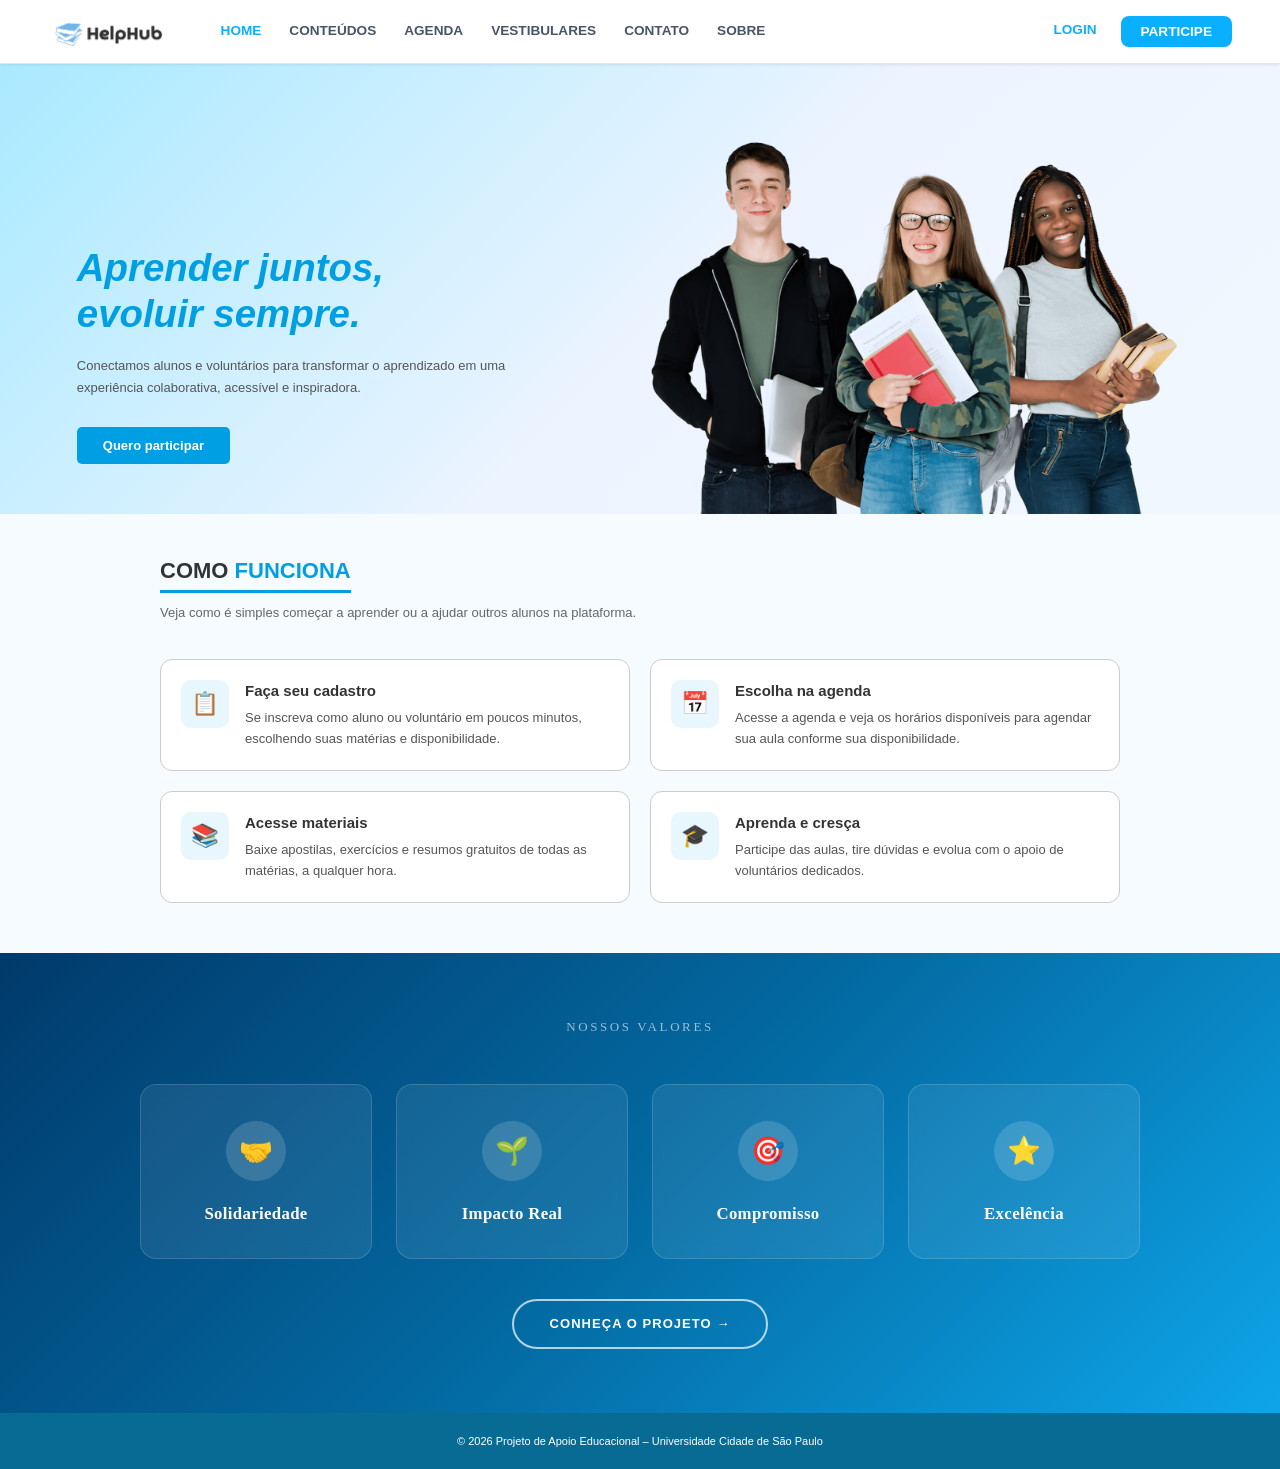
<file: docs/index.html>
<!DOCTYPE html>
<html lang="pt-BR">
<head>
  <meta charset="UTF-8" />
  <meta name="viewport" content="width=device-width, initial-scale=1.0"/>
  <link rel="stylesheet" href="navbar.css"/>
  <link rel="shortcut icon" href="Imagens/favicon.ico" type="image/x-icon">
  <title>HelpHub – Aprender juntos, evoluir sempre.</title>
  <head>
    <link rel="stylesheet" href="helphub.css">
    </head>
</head>
<body>

  <header>
    <nav>
  <a class="logo" href="index.html">
    <img src="Imagens/logoHH.png" alt="HelpHub" height="36">
  </a>
  <div class="nav-links">
    <a href="index.html" class="active">HOME</a>
    <a href="agendas_consultas_vestibulares_etc/home.html#page-conteudos">CONTEÚDOS</a>
    <a href="agendas_consultas_vestibulares_etc/home.html#page-agenda">AGENDA</a>
    <a href="agendas_consultas_vestibulares_etc/home.html#page-vestibulares">VESTIBULARES</a>
    <a href="agendas_consultas_vestibulares_etc/home.html#page-contato">CONTATO</a>
    <a href="agendas_consultas_vestibulares_etc/home.html#page-sobre">SOBRE</a>
  </div>
  <div class="nav-actions" id="nav-actions">
  <a href="login.html">
    <button class="btn-login">LOGIN</button>
  </a>    
  <a href="cadastro.html">
    <button class="btn-participe">PARTICIPE</button>
  </a>  
  </div>
</nav>
  </header>

  <section class="hero">
    <div class="hero-text">
      <h1>Aprender juntos,<br>evoluir sempre.</h1>
      <p>Conectamos alunos e voluntários para transformar o aprendizado em uma experiência colaborativa, acessível e inspiradora.</p>
      <div class="hero-cta">
        <button class="btn-hero" onclick="window.location.href='cadastro.html'">Quero participar</button>
      </div>
    </div>
    <div class="hero-image">
      <img src="Imagens/estudantesdiversos.png" alt="Estudantes diversos">
    </div>
  </section>

  <div class="container">
    <section class="intro">
      <h2>COMO <span>FUNCIONA</span></h2>
      <p>Veja como é simples começar a aprender ou a ajudar outros alunos na plataforma.</p>
    </section>

    <div class="cards">
      <div class="card">
        <div class="card-icon">📋</div>
        <div class="card-body">
          <h3>Faça seu cadastro</h3>
          <p>Se inscreva como aluno ou voluntário em poucos minutos, escolhendo suas matérias e disponibilidade.</p>
        </div>
      </div>
      <div class="card">
        <div class="card-icon">📅</div>
        <div class="card-body">
          <h3>Escolha na agenda</h3>
          <p>Acesse a agenda e veja os horários disponíveis para agendar sua aula conforme sua disponibilidade.</p>
        </div>
      </div>
      <div class="card">
        <div class="card-icon">📚</div>
        <div class="card-body">
          <h3>Acesse materiais</h3>
          <p>Baixe apostilas, exercícios e resumos gratuitos de todas as matérias, a qualquer hora.</p>
        </div>
      </div>
      <div class="card">
        <div class="card-icon">🎓</div>
        <div class="card-body">
          <h3>Aprenda e cresça</h3>
          <p>Participe das aulas, tire dúvidas e evolua com o apoio de voluntários dedicados.</p>
        </div>
      </div>
    </div>
  </div>

  <section class="values">
    <p class="values-title">Nossos Valores</p>
    <div class="values-grid">
      <div class="value-card">
        <div class="value-icon">🤝</div>
        <div class="value-name">Solidariedade</div>
      </div>
      <div class="value-card">
        <div class="value-icon">🌱</div>
        <div class="value-name">Impacto Real</div>
      </div>
      <div class="value-card">
        <div class="value-icon">🎯</div>
        <div class="value-name">Compromisso</div>
      </div>
      <div class="value-card">
        <div class="value-icon">⭐</div>
        <div class="value-name">Excelência</div>
      </div>
    </div>
    <div class="values-btn-wrap">
      <a href="agendas_consultas_vestibulares_etc/home.html#page-sobre" class="btn-values">Conheça o Projeto →</a>
    </div>
  </section>

  <footer>© 2026 Projeto de Apoio Educacional – Universidade Cidade de São Paulo</footer>

  <script>
    // Exibe saudação se o usuário estiver logado
    const usuario = JSON.parse(sessionStorage.getItem("usuario") || "null");
    if (usuario) {
      const nav = document.getElementById("nav-actions");
      nav.innerHTML = `
        <span style="font-weight:600; color:#1a73e8; font-size:15px;">
          Olá, ${usuario.nome.split(" ")[0]}!
        </span>
        <button class="btn-login" onclick="logout()" style="margin-left:12px;">SAIR</button>
      `;
    }
    function logout() {
      sessionStorage.removeItem("usuario");
      window.location.reload();
    }
  </script>
</body>
</html>
</file>
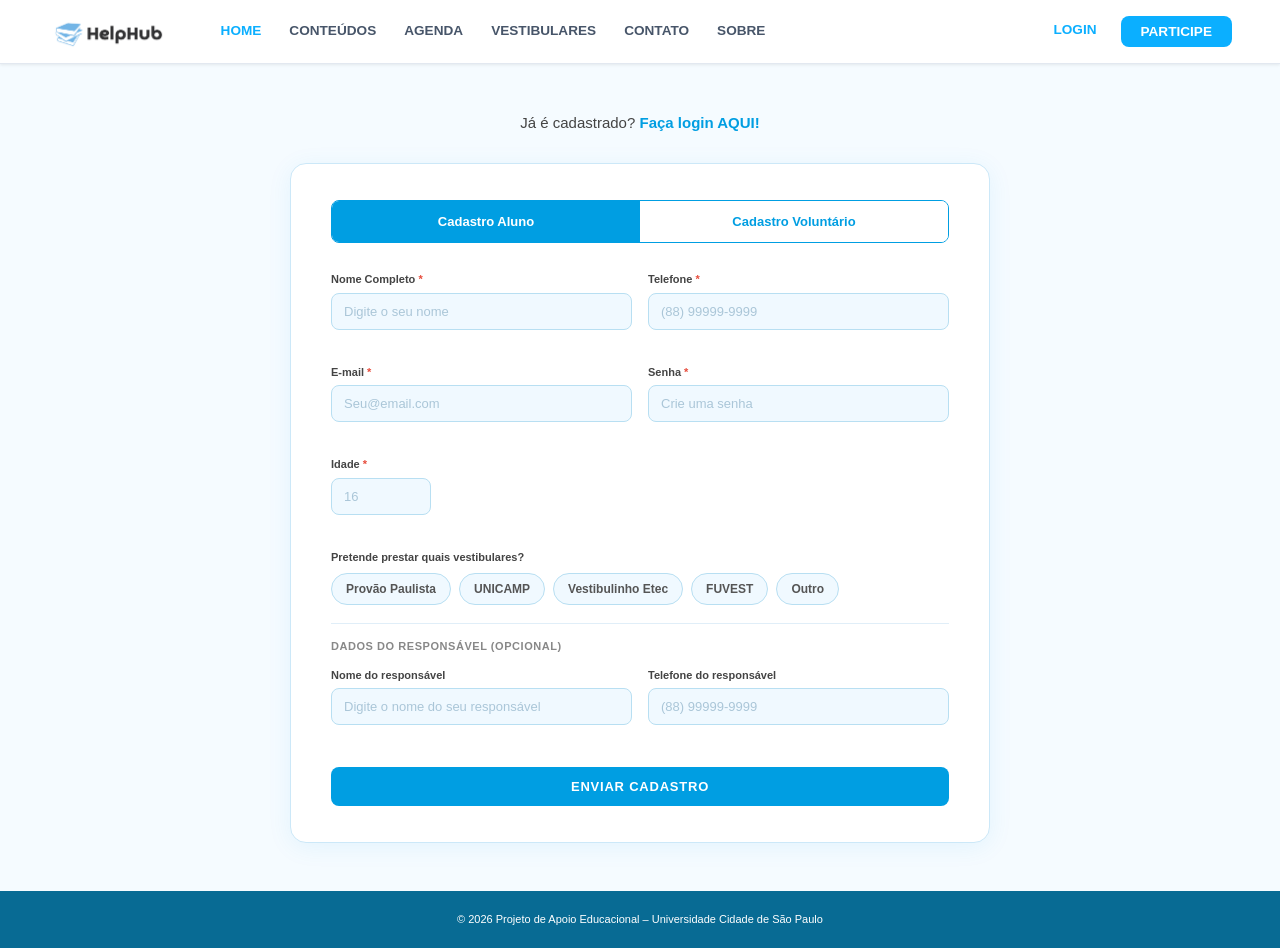
<file: docs/cadastro.html>
<!DOCTYPE html>
<html lang="pt-BR">

<head>
  <meta charset="UTF-8" />
  <link rel="stylesheet" href="navbar.css" />
  <meta name="viewport" content="width=device-width, initial-scale=1.0" />
  <link rel="shortcut icon" href="Imagens/favicon.ico" type="image/x-icon">
  <link rel="stylesheet" href="helphub.css" />
  <title>HelpHub – Cadastro</title>
</head>

<body>
  <header>
    <nav>
      <a class="logo" href="index.html">
        <img src="Imagens/logoHH.png" alt="HelpHub" height="36">
      </a>
      <div class="nav-links">
        <a href="index.html" class="active">HOME</a>
        <a href="agendas_consultas_vestibulares_etc/home.html#page-conteudos">CONTEÚDOS</a>
        <a href="agendas_consultas_vestibulares_etc/home.html#page-agenda">AGENDA</a>
        <a href="agendas_consultas_vestibulares_etc/home.html#page-vestibulares">VESTIBULARES</a>
        <a href="agendas_consultas_vestibulares_etc/home.html#page-contato">CONTATO</a>
        <a href="agendas_consultas_vestibulares_etc/home.html#page-sobre">SOBRE</a>
      </div>
      <div class="nav-actions">
        <a href="login.html">
          <button class="btn-login">LOGIN</button>
        </a>
        <button class="btn-participe">PARTICIPE</button>
      </div>
    </nav>
  </header>

  <div class="page-body">
    <p class="page-hint">Já é cadastrado? <a href="login.html">Faça login AQUI!</a></p>
    <div class="form-card form-card-wide">
      <div class="tabs">
        <div class="tab active" id="tab-aluno" onclick="switchTab('aluno')">Cadastro Aluno</div>
        <div class="tab" id="tab-voluntario" onclick="switchTab('voluntario')">Cadastro Voluntário</div>
      </div>
  <div>
        <div id="form-aluno">
    <div class="form-row">
      <div class="form-group">
        <label>Nome Completo <span>*</span></label>
        <input type="text" name="nome" placeholder="Digite o seu nome" required>
      </div>
      <div class="form-group">
        <label>Telefone <span>*</span></label>
        <input type="tel" name="telefone" placeholder="(88) 99999-9999" oninput="mascaraTelefone(this)" required>
      </div>
    </div>
    <div class="form-row">
      <div class="form-group">
        <label>E-mail <span>*</span></label>
        <input type="email" name="email" placeholder="Seu@email.com" required>
      </div>
      <div class="form-group">
        <label>Senha <span>*</span></label>
        <input type="password" name="senha" placeholder="Crie uma senha" required>
      </div>
    </div>
    <div class="form-row" style="grid-template-columns: 100px 1fr; gap: 16px;">
      <div class="form-group">
        <label>Idade <span>*</span></label>
        <input type="number" name="idade" placeholder="16" required>
      </div>
    </div>

    <span class="chips-label">Pretende prestar quais vestibulares?</span>
    <div class="chips" id="chips-vestibulares">
  <div class="chip" onclick="toggleChip(this)" data-value="1">Provão Paulista</div>
  <div class="chip" onclick="toggleChip(this)" data-value="2">UNICAMP</div>
  <div class="chip" onclick="toggleChip(this)" data-value="3">Vestibulinho Etec</div>
  <div class="chip" onclick="toggleChip(this)" data-value="4">FUVEST</div>
  <div class="chip" onclick="toggleChip(this)" data-value="5">Outro</div>
</div>

    <p class="section-label">Dados do responsável (opcional)</p>
    <div class="form-row">
      <div class="form-group">
        <label>Nome do responsável</label>
        <input type="text" name="responsavel_nome" placeholder="Digite o nome do seu responsável">
      </div>
      <div class="form-group">
        <label>Telefone do responsável</label>
        <input type="tel" name="responsavel_telefone" placeholder="(88) 99999-9999" oninput="mascaraTelefone(this)">
      </div>
    </div>
    <p id="msg-aluno" style="font-size:14px; margin:4px 0; display:none;"></p>
    <button type="button" class="btn-submit" id="btnAluno">Enviar Cadastro</button>
  </div>

        <!-- VOLUNTÁRIO -->
        <div id="form-voluntario" style="display:none;">
          <div class="form-row">
            <div class="form-group">
              <label>Nome Completo <span>*</span></label>
              <input type="text" id="v-nome" placeholder="Digite o seu nome">
            </div>
            <div class="form-group">
              <label>Telefone <span>*</span></label>
              <input type="tel" id="v-telefone" placeholder="(88) 99999-9999" oninput="mascaraTelefone(this)">
            </div>
          </div>
          <div class="form-row">
            <div class="form-group">
              <label>E-mail <span>*</span></label>
              <input type="email" id="v-email" placeholder="Seu@email.com">
            </div>
            <div class="form-group">
              <label>Senha <span>*</span></label>
              <input type="password" id="v-senha" placeholder="Crie uma senha">
              <p style="font-size:10px; color:#888; margin-top:4px;">*Mínimo 7 caracteres</p>
            </div>
          </div>

          <span class="chips-label">Matérias que pode ensinar <span style="color:#e74c3c">*</span></span>
          <div class="chips" id="chips-materias">
            <div class="chip" onclick="toggleChip(this)">Matemática</div>
            <div class="chip" onclick="toggleChip(this)">Português</div>
            <div class="chip" onclick="toggleChip(this)">Inglês</div>
            <div class="chip" onclick="toggleChip(this)">Ciências</div>
            <div class="chip" onclick="toggleChip(this)">História</div>
            <div class="chip" onclick="toggleChip(this)">Geografia</div>
            <div class="chip" onclick="toggleChip(this)">Física</div>
            <div class="chip" onclick="toggleChip(this)">Química</div>
            <div class="chip" onclick="toggleChip(this)">Biologia</div>
            <div class="chip" onclick="toggleChip(this)">Redação</div>
          </div>

          <span class="chips-label">Disponibilidade <span style="color:#e74c3c">*</span></span>
          <div class="chips" id="chips-disponibilidade">
            <div class="chip" onclick="toggleChip(this)">Segunda</div>
            <div class="chip" onclick="toggleChip(this)">Terça</div>
            <div class="chip" onclick="toggleChip(this)">Quarta</div>
            <div class="chip" onclick="toggleChip(this)">Quinta</div>
            <div class="chip" onclick="toggleChip(this)">Sexta</div>
            <div class="chip" onclick="toggleChip(this)">Sábado</div>
          </div>

          <div class="form-row single" style="margin-top:8px;">
            <div class="form-group">
              <label>Sobre Você</label>
              <textarea id="v-sobre" placeholder="Conte um pouco sobre sua experiência e motivação..."></textarea>
            </div>
          </div>
          <p id="msg-voluntario" style="font-size:14px; margin:4px 0; display:none;"></p>
          <button type="button" class="btn-submit" id="btnVoluntario">Enviar Cadastro</button>
        </div>
      </div>
    </div>
  </div>

  <footer>© 2026 Projeto de Apoio Educacional – Universidade Cidade de São Paulo</footer>

  <script>
    const API = "http://127.0.0.1:8000";

function switchTab(type) {
  document.getElementById('form-aluno').style.display = type === 'aluno' ? 'block' : 'none';
  document.getElementById('form-voluntario').style.display = type === 'voluntario' ? 'block' : 'none';
  document.getElementById('tab-aluno').className = 'tab' + (type === 'aluno' ? ' active' : '');
  document.getElementById('tab-voluntario').className = 'tab' + (type === 'voluntario' ? ' active' : '');
}

function toggleChip(el) {
  el.classList.toggle('selected');
}

function mascaraTelefone(input) {
  let v = input.value.replace(/\D/g, '').slice(0, 11);
  if (v.length <= 10) {
    v = v.replace(/^(\d{2})(\d{4})(\d{0,4}).*/, '($1) $2-$3');
  } else {
    v = v.replace(/^(\d{2})(\d{5})(\d{0,4}).*/, '($1) $2-$3');
  }
  input.value = v;
}

function showMsg(id, text, ok) {
  const el = document.getElementById(id);
  el.textContent = text;
  el.style.color = ok ? '#27ae60' : '#e74c3c';
  el.style.display = 'block';
}

// ── CADASTRO ALUNO ──
document.getElementById('btnAluno').addEventListener('click', async () => {
  const nome      = document.querySelector('input[name="nome"]').value.trim();
  const telefone  = document.querySelector('input[name="telefone"]').value.trim();
  const email     = document.querySelector('input[name="email"]').value.trim();
  const senha     = document.querySelector('input[name="senha"]').value;
  const idade     = Number(document.querySelector('input[name="idade"]').value);
  const resp_nome = document.querySelector('input[name="responsavel_nome"]').value.trim();
  const resp_tel  = document.querySelector('input[name="responsavel_telefone"]').value.trim();

  const vestibulares = [...document.querySelectorAll('#chips-vestibulares .chip.selected')]
                        .map(el => Number(el.dataset.value));

  if (!nome || !telefone || !email || !senha || !idade) {
    showMsg('msg-aluno', 'Preencha todos os campos obrigatórios.', false);
    return;
  }
  if (senha.length < 7) {
    showMsg('msg-aluno', 'A senha deve ter no mínimo 7 caracteres.', false);
    return;
  }

  try {
    const resp = await fetch(`${API}/cadastrar/aluno`, {
      method: 'POST',
      headers: { 'Content-Type': 'application/json' },
      body: JSON.stringify({ nome, telefone, email, senha, idade, vestibulares,
                             responsavel_nome: resp_nome || null,
                             responsavel_telefone: resp_tel || null })
    });
    const data = await resp.json();
    if (!resp.ok) { showMsg('msg-aluno', data.detail || 'Erro no cadastro.', false); return; }
    showMsg('msg-aluno', data.message, true);
    setTimeout(() => { window.location.href = 'login.html'; }, 1500);
  } catch {
    showMsg('msg-aluno', 'Não foi possível conectar ao servidor.', false);
  }
});

// ── CADASTRO VOLUNTÁRIO ──
document.getElementById('btnVoluntario').addEventListener('click', async () => {
  const nome     = document.getElementById('v-nome').value.trim();
  const telefone = document.getElementById('v-telefone').value.trim();
  const email    = document.getElementById('v-email').value.trim();
  const senha    = document.getElementById('v-senha').value;
  const sobre    = document.getElementById('v-sobre').value.trim();

  const materias = [...document.querySelectorAll('#chips-materias .chip.selected')]
                    .map(el => el.textContent);
  const disponibilidade = [...document.querySelectorAll('#chips-disponibilidade .chip.selected')]
                           .map(el => el.textContent);

  if (!nome || !telefone || !email || !senha) {
    showMsg('msg-voluntario', 'Preencha todos os campos obrigatórios.', false);
    return;
  }
  if (senha.length < 7) {
    showMsg('msg-voluntario', 'A senha deve ter no mínimo 7 caracteres.', false);
    return;
  }

  try {
    const resp = await fetch(`${API}/cadastrar/voluntario`, {
      method: 'POST',
      headers: { 'Content-Type': 'application/json' },
      body: JSON.stringify({ nome, telefone, email, senha, materias, disponibilidade, sobre: sobre || null })
    });
    const data = await resp.json();
    if (!resp.ok) { showMsg('msg-voluntario', data.detail || 'Erro no cadastro.', false); return; }
    showMsg('msg-voluntario', data.message, true);
    setTimeout(() => { window.location.href = 'login.html'; }, 1500);
  } catch {
    showMsg('msg-voluntario', 'Não foi possível conectar ao servidor.', false);
  }
});
  </script>
</body>

</html>
</file>
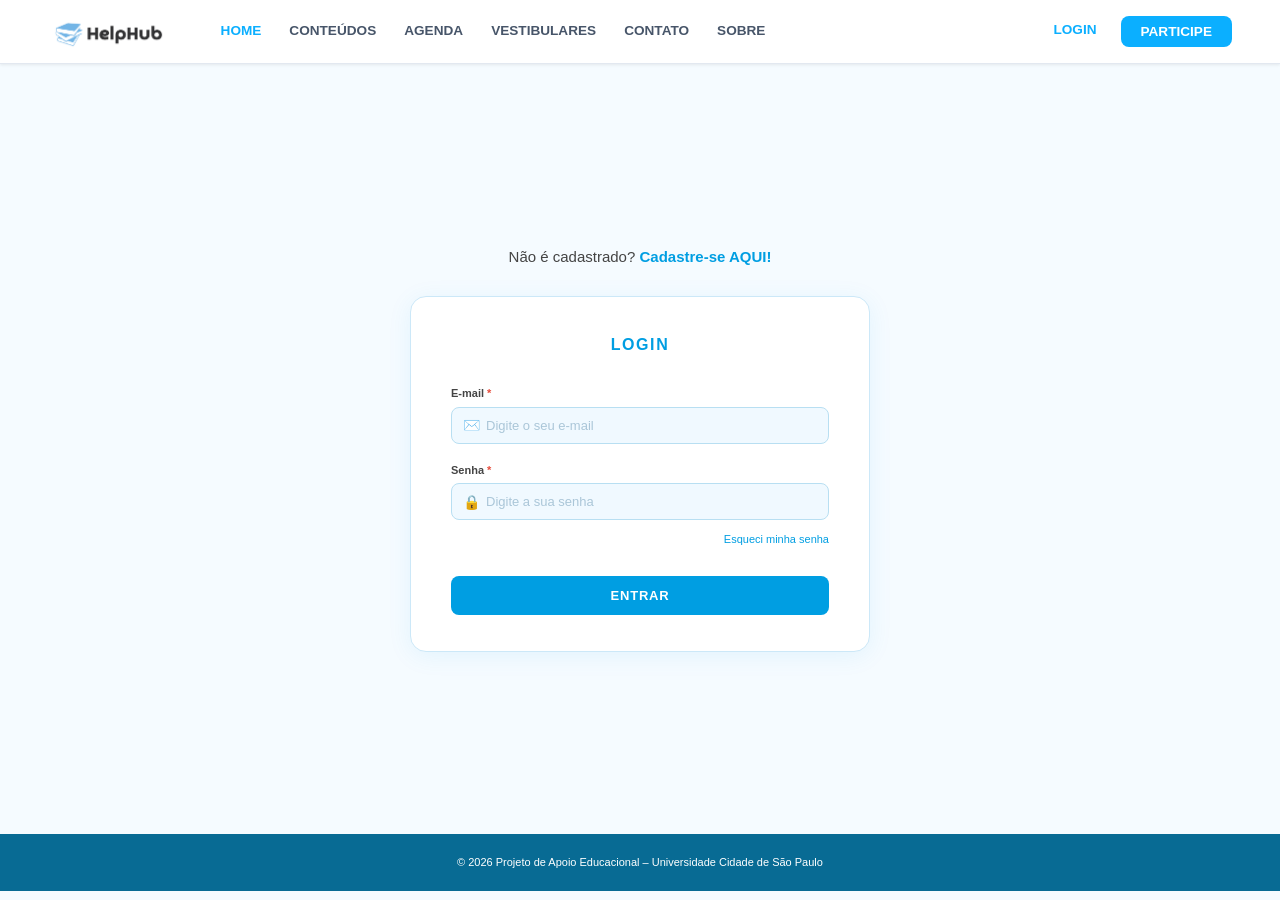
<file: docs/login.html>
<!DOCTYPE html>
<html lang="pt-BR">
<head>
  <meta charset="UTF-8"/>
  <link rel="stylesheet" href="navbar.css"/>
  <meta name="viewport" content="width=device-width, initial-scale=1.0"/>
  <link rel="shortcut icon" href="Imagens/favicon.ico" type="image/x-icon">
  <link rel="stylesheet" href="helphub.css"/>
  <title>HelpHub – Login</title>
</head>
<body>
  <header>
    <nav>
      <a class="logo" href="index.html">
        <img src="Imagens/logoHH.png" alt="HelpHub" height="36">
      </a>
      <div class="nav-links">
        <a href="index.html" class="active">HOME</a>
        <a href="agendas_consultas_vestibulares_etc/home.html#page-conteudos">CONTEÚDOS</a>
        <a href="agendas_consultas_vestibulares_etc/home.html#page-agenda">AGENDA</a>
        <a href="agendas_consultas_vestibulares_etc/home.html#page-vestibulares">VESTIBULARES</a>
        <a href="agendas_consultas_vestibulares_etc/home.html#page-contato">CONTATO</a>
        <a href="agendas_consultas_vestibulares_etc/home.html#page-sobre">SOBRE</a>
      </div>
      <div class="nav-actions">
        <a href="login.html">
          <button class="btn-login">LOGIN</button>
        </a>
        <a href="cadastro.html">
          <button class="btn-participe">PARTICIPE</button>
        </a>
      </div>
    </nav>
  </header>

  <div class="page-body">
    <p class="page-hint">Não é cadastrado? <a href="cadastro.html">Cadastre-se AQUI!</a></p>
    <div class="form-card">
      <div class="card-title">Login</div>
      <div class="form-group">
  <label>E-mail <span>*</span></label>
  <div class="input-wrap">
    <span class="icon">✉️</span>
    <input type="email" id="email" placeholder="Digite o seu e-mail" required>
  </div>
</div>
      <div class="form-group">
        <label>Senha <span>*</span></label>
        <div class="input-wrap">
          <span class="icon">🔒</span>
          <input type="password" id="senha" placeholder="Digite a sua senha">
        </div>
        <div class="forgot"><a href="esqueci-senha.html">Esqueci minha senha</a></div>
      </div>
      <p id="msg-login" style="color:#e74c3c; font-size:14px; margin:0; display:none;"></p>
      <button type="button" class="btn-submit" id="btnEntrar">Entrar</button>
    </div>
  </div>

  <footer>© 2026 Projeto de Apoio Educacional – Universidade Cidade de São Paulo</footer>

  <script>
    const API = "http://127.0.0.1:8000";

    document.getElementById("btnEntrar").addEventListener("click", async () => {
      const email = document.getElementById("email").value.trim();
      const senha = document.getElementById("senha").value;
      const msg   = document.getElementById("msg-login");

      if (!email || !senha) {
        msg.textContent = "Preencha e-mail e senha.";
        msg.style.color = "#e74c3c";
        msg.style.display = "block";
        return;
      }

      try {
        const resp = await fetch(`${API}/login`, {
          method: "POST",
          headers: { "Content-Type": "application/json" },
          body: JSON.stringify({ email, senha })
        });

        const data = await resp.json();

        if (!resp.ok) {
          msg.textContent = data.detail || "Erro ao fazer login.";
          msg.style.color = "#e74c3c";
          msg.style.display = "block";
          return;
        }

        // Salva o usuário na sessão e redireciona para a home
        sessionStorage.setItem("usuario", JSON.stringify(data.usuario));
        msg.textContent = data.message;
        msg.style.color = "#27ae60";
        msg.style.display = "block";

        setTimeout(() => { window.location.href = "index.html"; }, 1000);

      } catch (err) {
        msg.textContent = "Não foi possível conectar ao servidor. Verifique se o back-end está rodando.";
        msg.style.color = "#e74c3c";
        msg.style.display = "block";
      }
    });
  </script>
</body>
</html>
</file>
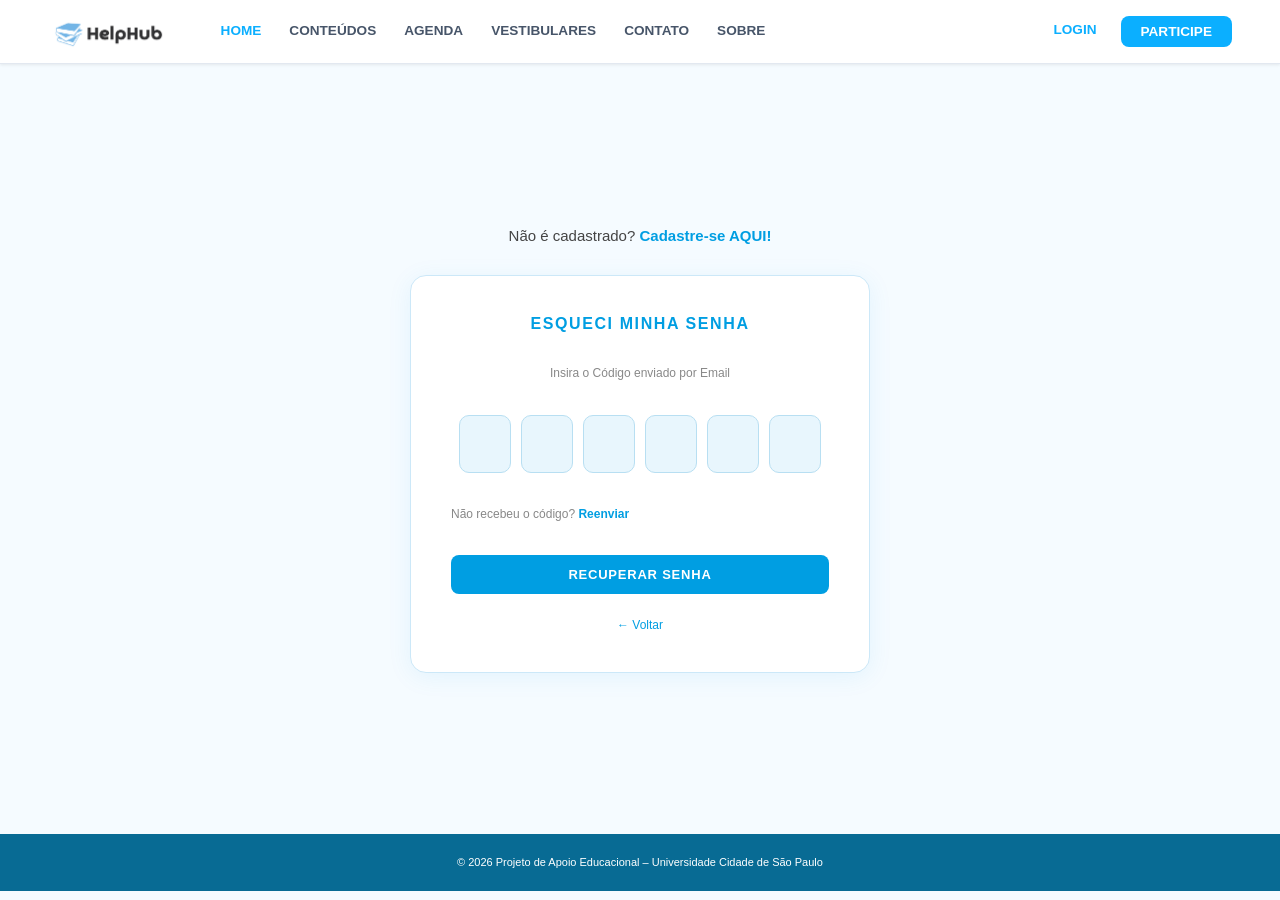
<file: docs/verificar-codigo.html>
<!DOCTYPE html>
<html lang="pt-BR">
<head>
  <meta charset="UTF-8"/>
  <link rel="stylesheet" href="navbar.css"/>
  <meta name="viewport" content="width=device-width, initial-scale=1.0"/>
  <link rel="shortcut icon" href="Imagens/favicon.ico" type="image/x-icon">
  <link rel="stylesheet" href="helphub.css"/>
  <title>HelpHub – Verificar Código</title>
</head>
<body>
  <header>
    <nav>
      <a class="logo" href="index.html">
        <img src="Imagens/logoHH.png" alt="HelpHub" height="36">
      </a>
      <div class="nav-links">
        <a href="index.html" class="active">HOME</a>
        <a href="agendas_consultas_vestibulares_etc/home.html#page-conteudos">CONTEÚDOS</a>
        <a href="agendas_consultas_vestibulares_etc/home.html#page-agenda">AGENDA</a>
        <a href="agendas_consultas_vestibulares_etc/home.html#page-vestibulares">VESTIBULARES</a>
        <a href="agendas_consultas_vestibulares_etc/home.html#page-contato">CONTATO</a>
        <a href="agendas_consultas_vestibulares_etc/home.html#page-sobre">SOBRE</a>
      </div>
      <div class="nav-actions">
        <a href="login.html">
          <button class="btn-login">LOGIN</button>
        </a>
        <a href="cadastro.html">
          <button class="btn-participe">PARTICIPE</button>
        </a>
      </div>
    </nav>
  </header>

  <div class="page-body">
    <p class="page-hint">Não é cadastrado? <a href="cadastro.html">Cadastre-se AQUI!</a></p>
    <div class="form-card">
      <div class="card-title">Esqueci minha senha</div>
      <p class="card-sub">Insira o Código enviado por Email</p>
      <div class="code-inputs">
        <input type="text" maxlength="1" oninput="nextInput(this)" id="c1">
        <input type="text" maxlength="1" oninput="nextInput(this)" id="c2">
        <input type="text" maxlength="1" oninput="nextInput(this)" id="c3">
        <input type="text" maxlength="1" oninput="nextInput(this)" id="c4">
        <input type="text" maxlength="1" oninput="nextInput(this)" id="c5">
        <input type="text" maxlength="1" oninput="nextInput(this)" id="c6">
      </div>
      <p class="resend">Não recebeu o código? <a href="#">Reenviar</a></p>
      <button class="btn-submit" onclick="window.location.href='login.html'">Recuperar Senha</button>
      <div class="back-link"><a href="esqueci-senha.html">← Voltar</a></div>
    </div>
  </div>

  <footer>© 2026 Projeto de Apoio Educacional – Universidade Cidade de São Paulo</footer>

  <script>
    function nextInput(el) {
      if (el.value.length === 1) {
        const inputs = document.querySelectorAll('.code-inputs input');
        const idx = Array.from(inputs).indexOf(el);
        if (idx < inputs.length - 1) inputs[idx + 1].focus();
      }
    }
    document.querySelectorAll('.code-inputs input').forEach(inp => {
      inp.addEventListener('keydown', e => {
        if (e.key === 'Backspace' && !inp.value) {
          const inputs = document.querySelectorAll('.code-inputs input');
          const idx = Array.from(inputs).indexOf(inp);
          if (idx > 0) inputs[idx - 1].focus();
        }
      });
    });
  </script>
</body>
</html>
</file>
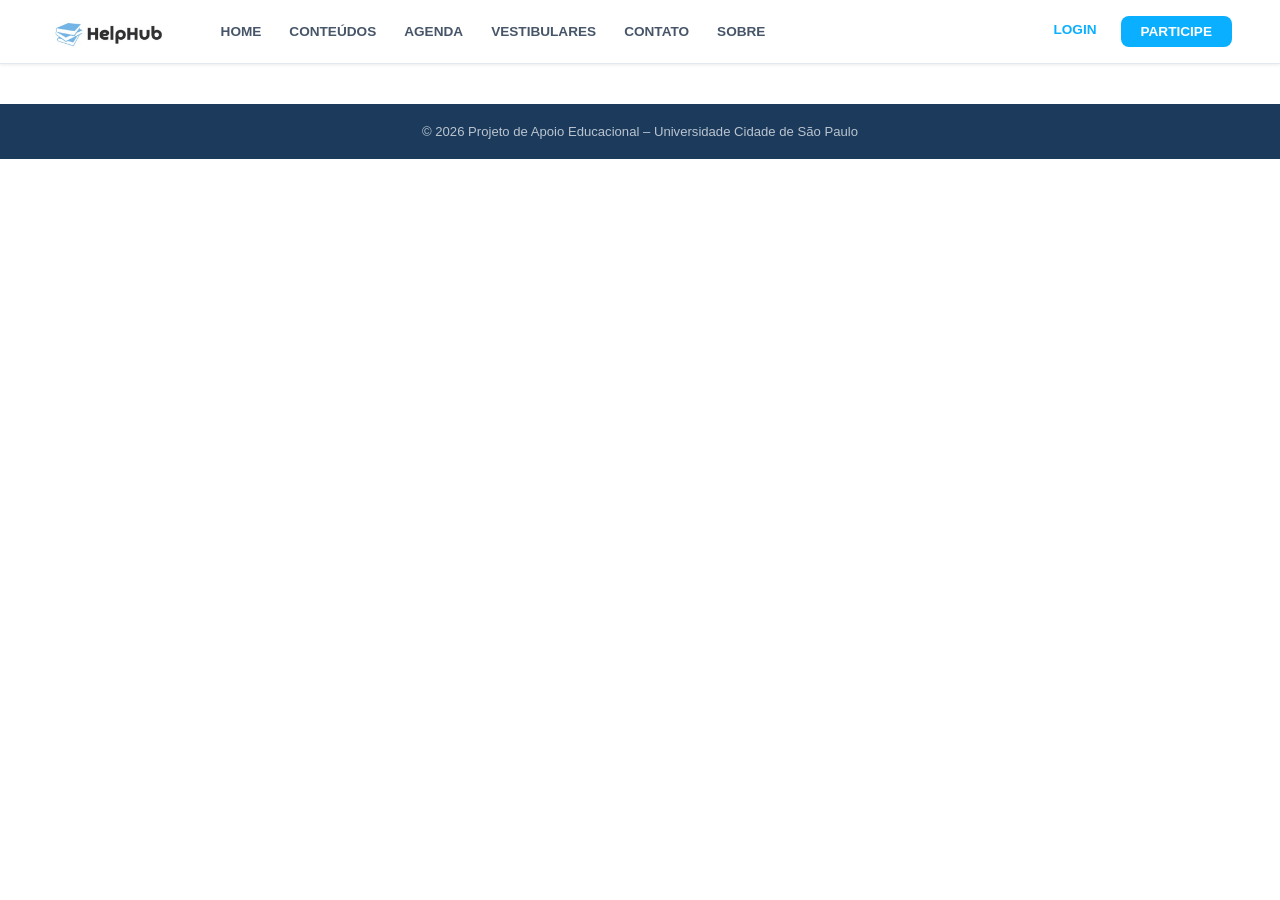
<file: docs/agendas_consultas_vestibulares_etc/home.html>
<!DOCTYPE html>
<html lang="pt-BR">
<head>
  <meta charset="UTF-8" />
  <meta name="viewport" content="width=device-width, initial-scale=1.0" />
  <title>HelpHub - Projeto de Apoio Educacional</title>
  <link rel="stylesheet" href="style.css" />
  <link rel="shortcut icon" href="imagens/favicon.ico" type="image/x-icon">
</head>
<body>

<!-- ══════════════ NAVBAR ══════════════ -->
<nav>
  <a class="logo" href="../index.html">
    <img src="imagens/logo-helphub.jpg" alt="HelpHub" height="36">
  </a>
  <div class="nav-links">
    <a href="../index.html">HOME</a>
    <a onclick="showPage('conteudos')" id="nav-conteudos">CONTEÚDOS</a>
    <a onclick="showPage('agenda')" id="nav-agenda">AGENDA</a>
    <a onclick="showPage('vestibulares')" id="nav-vestibulares">VESTIBULARES</a>
    <a onclick="showPage('contato')" id="nav-contato">CONTATO</a>
    <a onclick="showPage('sobre')" id="nav-sobre">SOBRE</a>
  </div>
  <div class="nav-actions" id="nav-actions">
    <a href="../login.html">
      <button class="btn-login">LOGIN</button>
    </a>    
    <a href="../cadastro.html">
      <button class="btn-participe">PARTICIPE</button>
    </a> 
  </div>
</nav>

<!-- ══════════════ CONTEÚDOS ══════════════ -->
<div class="page" id="page-conteudos">
  <div class="container">

    <div class="page-header">
      <div class="page-title">
        <div class="page-title-icon">✦</div>
        <h1>Trilhas de Aprendizagem</h1>
      </div>
      <p>Estatísticas reais do que mais cai em cada vestibular.</p>
    </div>

    <!-- Categorias -->
    <div class="category-grid">
      <div class="category-item" onclick="filterCards('matematica,fisica,quimica')">
        <div class="cat-icon">📐</div>
        <div class="cat-info">
          <strong>Ciências Exatas</strong>
          <span>Matemática · Física · Química</span>
        </div>
      </div>
      <div class="category-item" onclick="filterCards('biologia,ecologia,fisiologia')">
        <div class="cat-icon">🧬</div>
        <div class="cat-info">
          <strong>Ciências Biológicas</strong>
          <span>Biologia · Ecologia · Fisiologia</span>
        </div>
      </div>
      <div class="category-item" onclick="filterCards('redacao,literatura,gramatica')">
        <div class="cat-icon">✏️</div>
        <div class="cat-info">
          <strong>Redação e Linguagens</strong>
          <span>Redação · Literatura · Gramática</span>
        </div>
      </div>
      <div class="category-item" onclick="filterCards('historia,geografia,filosofia,sociologia')">
        <div class="cat-icon">🗺️</div>
        <div class="cat-info">
          <strong>Ciências Humanas</strong>
          <span>História · Geografia · Filosofia · Sociologia</span>
        </div>
      </div>
      <div class="category-item" onclick="filterCards('ingles,espanhol')">
        <div class="cat-icon">🌐</div>
        <div class="cat-info">
          <strong>Idiomas</strong>
          <span>Inglês · Espanhol</span>
        </div>
      </div>
    </div>

    <!-- Abas Aluno / Professor -->
    <div class="role-tabs">
      <button class="role-tab active" onclick="setRole('aluno')">👨‍🎓 Aluno</button>
      <button class="role-tab" onclick="setRole('professor')">👩‍🏫 Professor</button>
    </div>

    <!-- Barra de ferramentas -->
    <div class="toolbar">
      <div class="filter-dropdown">
        <button class="filter-btn" onclick="toggleDropdown()">
          Todas as Matérias <span>▾</span>
        </button>
        <div class="dropdown-menu" id="filterDropdown">
          <div class="dropdown-item selected" onclick="filterCards('all'); setFilterLabel('Todas as Matérias')">Todas as Matérias</div>
          <div class="dropdown-item" onclick="filterCards('matematica'); setFilterLabel('Matemática')">Matemática</div>
          <div class="dropdown-item" onclick="filterCards('fisica'); setFilterLabel('Física')">Física</div>
          <div class="dropdown-item" onclick="filterCards('quimica'); setFilterLabel('Química')">Química</div>
          <div class="dropdown-item" onclick="filterCards('biologia'); setFilterLabel('Biologia')">Biologia</div>
          <div class="dropdown-item" onclick="filterCards('historia'); setFilterLabel('História')">História</div>
          <div class="dropdown-item" onclick="filterCards('geografia'); setFilterLabel('Geografia')">Geografia</div>
          <div class="dropdown-item" onclick="filterCards('filosofia'); setFilterLabel('Filosofia')">Filosofia</div>
          <div class="dropdown-item" onclick="filterCards('redacao'); setFilterLabel('Redação')">Redação</div>
          <div class="dropdown-item" onclick="filterCards('sociologia'); setFilterLabel('Sociologia')">Sociologia</div>
          <div class="dropdown-item" onclick="filterCards('ingles'); setFilterLabel('Inglês')">Inglês</div>
        </div>
      </div>
      <button class="add-btn" id="addBtn" onclick="toggleAddForm()" style="display:none;">
        + Adicionar conteúdo
      </button>
    </div>

    <!-- Aviso modo professor -->
    <div class="professor-notice" id="professorNotice" style="display:none;">
      <span>🛠️</span>
      <p>Modo Professor ativo — você pode adicionar, editar e remover conteúdos.</p>
    </div>

    <!-- Formulário de adição (professor) -->
    <div class="add-form" id="addForm">
      <div class="form-title">➕ Novo Conteúdo</div>
      <div class="form-grid">
        <div class="form-group">
          <label>Título</label>
          <input type="text" id="fTitle" placeholder="Ex: Fundamentos de Álgebra" />
        </div>
        <div class="form-group">
          <label>Matéria</label>
          <select id="fMateria">
            <option value="matematica">Matemática</option>
            <option value="fisica">Física</option>
            <option value="quimica">Química</option>
            <option value="biologia">Biologia</option>
            <option value="historia">História</option>
            <option value="geografia">Geografia</option>
            <option value="filosofia">Filosofia</option>
            <option value="redacao">Redação</option>
            <option value="sociologia">Sociologia</option>
            <option value="ingles">Inglês</option>
          </select>
        </div>
        <div class="form-group full">
          <label>Descrição</label>
          <textarea id="fDesc" rows="3" placeholder="Descreva o conteúdo..."></textarea>
        </div>
        <div class="form-group full">
          <label>Link do arquivo (PDF / Drive)</label>
          <input type="text" id="fLink" placeholder="https://..." />
        </div>
      </div>
      <div class="form-actions">
        <button class="btn-cancel" onclick="toggleAddForm()">Cancelar</button>
        <button class="btn-submit" onclick="addCard()">Publicar conteúdo</button>
      </div>
    </div>

    <!-- Grid de cards -->
    <div class="cards-grid" id="cardsGrid"></div>

  </div>
</div>

<!-- ══════════════ VESTIBULARES ══════════════ -->
<div class="page" id="page-vestibulares">
  <div class="container">

    <div class="page-header">
      <h1 style="font-family:'Nunito',sans-serif; font-size:2rem; font-weight:900; color:var(--primary); margin-bottom:4px;">
        Vestibulares
      </h1>
      <p style="color:var(--gray-400); font-size:0.85rem;">Vestibulares procurados pelos nossos alunos</p>
    </div>

    <div class="vestibulares-grid">

      <!-- UNICAMP -->
      <div class="vestibular-card">
        <div class="vest-logo">
          <img src="imagens/unicamp-logo.jpeg" alt="Unicamp" style="max-height:70px; object-fit:contain;">
        </div>
        <div class="vest-title">UNICAMP</div>
        <div class="vest-desc">Foco em análise crítica, leitura de imagens e textos contemporâneos.</div>
        <div class="vest-date">29 e 30 Novembro</div>
        <div class="vest-footer">
          <div class="vest-source">
            <div class="vest-source-icon">🎓</div>
            <div class="vest-source-info">
              <strong>UNICAMP</strong>
              <span>Campinas</span>
            </div>
          </div>
          <a class="link-ver-todos" href="#">ver todos</a>
        </div>
      </div>

      <!-- Provão Paulista -->
      <div class="vestibular-card">
        <div class="vest-logo">
         <img src="imagens/etec-logo.jpeg" alt="Provão Paulista" style="max-height:70px; object-fit:contain;">
        </div>
        <div class="vest-title">Provão Paulista</div>
        <div class="vest-desc">Simulação fiel ao formato digital adotado pela Secretaria de Educação de SP.</div>
        <div class="vest-date">4 e 12 de Novembro</div>
        <div class="vest-footer">
          <div class="vest-source">
            <div class="vest-source-icon">🎓</div>
            <div class="vest-source-info">
              <strong>Provão Paulista</strong>
              <span>Educação de SP</span>
            </div>
          </div>
          <a class="link-ver-todos" href="#">ver todos</a>
        </div>
      </div>

      <!-- FUVEST / USP -->
      <div class="vestibular-card">
        <div class="vest-logo">
         <img src="imagens/fuvest-logo.jpeg" alt="FUVEST USP" style="max-height:70px; object-fit:contain;">
        </div>
        <div class="vest-title">FUVEST / USP</div>
        <div class="vest-desc">Questões de múltipla escolha com alto rigor acadêmico e interdisciplinaridade.</div>
        <div class="vest-date">15/11 (Fase I) · 13/12 e 14/12 (Fase II)</div>
        <div class="vest-footer">
          <div class="vest-source">
            <div class="vest-source-icon">🎓</div>
            <div class="vest-source-info">
              <strong>FUVEST</strong>
              <span>Nacional</span>
            </div>
          </div>
          <a class="link-ver-todos" href="#">ver todos</a>
        </div>
      </div>

      <!-- ENEM -->
      <div class="vestibular-card">
        <div class="vest-logo">
         <img src="imagens/enem-logo.jpeg" alt="ENEM" style="max-height:70px; object-fit:contain;">
        </div>
        <div class="vest-title">Exame Nacional do Ensino Médio</div>
        <div class="vest-desc">Principal portal de entrada para o ensino superior no Brasil, avaliando competências em quatro áreas do conhecimento e redação.</div>
        <div class="vest-date">8 e 15 de Novembro</div>
        <div class="vest-footer">
          <div class="vest-source">
            <div class="vest-source-icon">🎓</div>
            <div class="vest-source-info">
              <strong>ENEM</strong>
              <span>Governo de SP</span>
            </div>
          </div>
          <a class="link-ver-todos" href="#">ver todos</a>
        </div>
      </div>

    </div>

    <!-- Aviso -->
    <div class="notice-box">
      <span>⚠️</span>
      <p>
        <strong>ATENÇÃO:</strong> Fique atento aos editais oficiais. As datas podem sofrer alterações
        conforme o cronograma de cada instituição.
      </p>
    </div>

    <!-- Dicas de Estudo -->
    <div class="dicas-section">
      <h2 class="dicas-title">Dicas para Redação <span style="cursor:pointer;"onclick="showPage('redacao')">AQUI</span>
</h2>
      <div class="dicas-grid">
        <div class="dica-card">
          <div class="dica-icon">📅</div>
          <h4>Crie um cronograma</h4>
          <p>Distribua as matérias ao longo da semana, reservando mais tempo para os tópicos mais cobrados em cada vestibular.</p>
        </div>
        <div class="dica-card">
          <div class="dica-icon">📝</div>
          <h4>Resolva questões anteriores</h4>
          <p>Pratique com provas dos anos anteriores para entender o estilo e os temas mais recorrentes de cada banca.</p>
        </div>
        <div class="dica-card">
          <div class="dica-icon">🎯</div>
          <h4>Foque nos pontos mais cobrados</h4>
          <p>Use as trilhas de aprendizagem do HelpHub para identificar os assuntos com maior peso em cada vestibular.</p>
        </div>
        <div class="dica-card">
          <div class="dica-icon">✍️</div>
          <h4>Pratique redação semanalmente</h4>
          <p>A redação tem peso significativo em praticamente todos os vestibulares. Escreva ao menos um texto por semana.</p>
        </div>
        <div class="dica-card">
          <div class="dica-icon">😴</div>
          <h4>Durma bem antes das provas</h4>
          <p>Uma boa noite de sono melhora significativamente a memória e a concentração durante as avaliações.</p>
        </div>
        <div class="dica-card">
          <div class="dica-icon">🤝</div>
          <h4>Estude em grupo</h4>
          <p>Grupos de estudo ajudam a esclarecer dúvidas e a absorver o conteúdo de diferentes perspectivas.</p>
        </div>
      </div>
    </div>

  </div>
</div>

<!-- ══════════════ REDAÇÃO (hub de seleção) ══════════════ -->
<div class="page" id="page-redacao">
  <div class="container">
    <div class="page-header">
      <div class="page-title">
        <div class="page-title-icon">✍️</div>
        <h1>Dicas de Estudo: Estruturação de Redação.</h1>
      </div>
    </div>
    <p style="color:#666; margin-bottom:28px;">Guia completo para você dominar a estrutura das principais provas. Selecione um exame abaixo para ver as dicas específicas.</p>
    <div class="enem-exams-grid">
      <div class="enem-exam-card" onclick="showPage('redacao-enem')">
        <img src="imagens/enem-logo.jpeg" alt="ENEM">
        <span>ENEM</span>
      </div>
      <div class="enem-exam-card" onclick="showPage('redacao-fuvest')">
        <img src="imagens/fuvest-logo.jpeg" alt="FUVEST/USP">
        <span>FUVEST/USP</span>
      </div>
      <div class="enem-exam-card" onclick="showPage('redacao-unicamp')">
        <img src="imagens/unicamp-logo.jpeg" alt="UNICAMP">
        <span>UNICAMP</span>
      </div>
      <div class="enem-exam-card" onclick="showPage('redacao-provao')">
        <img src="imagens/etec-logo.jpeg" alt="Provão Paulista">
        <span>Provão Paulista</span>
      </div>
    </div>
  </div>
</div>

<!-- ══════════════ REDAÇÃO ENEM ══════════════ -->
<div class="page" id="page-redacao-enem">
  <div class="container">
    <div class="page-header">
      <div class="page-title">
        <div class="page-title-icon">📝</div>
        <h1>Dicas de Estudo: Estruturação de Redação.</h1>
      </div>
    </div>
    <p style="color:#666; margin-bottom:28px;">Guia completo para você dominar a estrutura das principais provas. Selecione um exame abaixo para ver as dicas específicas.</p>
    <div class="enem-exams-grid">
      <div class="enem-exam-card active">
        <img src="imagens/enem-logo.jpeg" alt="ENEM">
        <span>ENEM</span>
      </div>
      <div class="enem-exam-card" onclick="showPage('redacao-fuvest')">
        <img src="imagens/fuvest-logo.jpeg" alt="FUVEST/USP">
        <span>FUVEST/USP</span>
      </div>
      <div class="enem-exam-card" onclick="showPage('redacao-unicamp')">
        <img src="imagens/unicamp-logo.jpeg" alt="UNICAMP">
        <span>UNICAMP</span>
      </div>
      <div class="enem-exam-card" onclick="showPage('redacao-provao')">
        <img src="imagens/etec-logo.jpeg" alt="Provão Paulista">
        <span>Provão Paulista</span>
      </div>
    </div>
    <h2 style="font-weight:800; font-size:1.4rem; margin:32px 0 20px;">Estrutura Passo a Passo: ENEM</h2>
    <div class="enem-layout">
      <div class="enem-steps">
        <div class="enem-step">
          <div class="enem-step-num">01</div>
          <div class="enem-step-info">
            <h3>Introdução</h3>
            <p>Apresentar o tema, repertório sociocultural e tese com dois problemas claramente definidos.</p>
          </div>
        </div>
        <div class="enem-step">
          <div class="enem-step-num">02</div>
          <div class="enem-step-info">
            <h3>Desenvolvimento 1</h3>
            <p>Aprofundamento no Problema 1: Causas, consequências e relação com a realidade brasileira.</p>
          </div>
        </div>
        <div class="enem-step">
          <div class="enem-step-num">03</div>
          <div class="enem-step-info">
            <h3>Desenvolvimento 2</h3>
            <p>Aprofundamento no Problema 2: Complementar a argumentação com novos dados ou citações.</p>
          </div>
        </div>
        <div class="enem-step">
          <div class="enem-step-num">04</div>
          <div class="enem-step-info">
            <h3>Proposta de Intervenção</h3>
            <p>Agente, Ação, Meio/Modo, Efeito e Detalhamento (5 elementos).</p>
          </div>
        </div>
      </div>
      <div class="enem-sidebar">
        <div class="enem-tip-box">
          <h3>💡 DICA DE OURO!</h3>
          <p>"Ideal para o ENEM: Começar com uma alusão histórica (Ex: Revolução Industrial) para contextualizar temas de tecnologia."</p>
        </div>
        <div class="enem-checklist">
          <h3>Checklist de Revisão</h3>
          <ul>
            <li>Letra legível e margens respeitadas</li>
            <li>Uso de no mínimo 3 conectivos diferentes</li>
            <li>Citação de repertório externo validado</li>
            <li>Ausência de gírias e repetições excessivas</li>
          </ul>
        </div>
      </div>
    </div>
  </div>
</div>

<!-- ══════════════ REDAÇÃO FUVEST ══════════════ -->
<div class="page" id="page-redacao-fuvest">
  <div class="container">
    <div class="page-header">
      <div class="page-title">
        <div class="page-title-icon">🏛️</div>
        <h1>Dicas de Estudo: Estruturação de Redação.</h1>
      </div>
    </div>
    <p style="color:#666; margin-bottom:28px;">Guia completo para você dominar a estrutura das principais provas. Selecione um exame abaixo para ver as dicas específicas.</p>
    <div class="enem-exams-grid">
      <div class="enem-exam-card" onclick="showPage('redacao-enem')">
        <img src="imagens/enem-logo.jpeg" alt="ENEM">
        <span>ENEM</span>
      </div>
      <div class="enem-exam-card active">
        <img src="imagens/fuvest-logo.jpeg" alt="FUVEST/USP">
        <span>FUVEST/USP</span>
      </div>
      <div class="enem-exam-card" onclick="showPage('redacao-unicamp')">
        <img src="imagens/unicamp-logo.jpeg" alt="UNICAMP">
        <span>UNICAMP</span>
      </div>
      <div class="enem-exam-card" onclick="showPage('redacao-provao')">
        <img src="imagens/etec-logo.jpeg" alt="Provão Paulista">
        <span>Provão Paulista</span>
      </div>
    </div>
    <h2 style="font-weight:800; font-size:1.4rem; margin:32px 0 20px;">Estrutura Passo a Passo: FUVEST / USP</h2>
    <div class="enem-layout">
      <div class="enem-steps">
        <div class="enem-step">
          <div class="enem-step-num">01</div>
          <div class="enem-step-info">
            <h3>Introdução</h3>
            <p>Contextualização ampla. Definição clara de conceitos e posicionamento acadêmico.</p>
          </div>
        </div>
        <div class="enem-step">
          <div class="enem-step-num">02</div>
          <div class="enem-step-info">
            <h3>Desenvolvimento 1</h3>
            <p>Análise Dialética: Discutir uma perspectiva do tema com rigor lógico e conceitos teóricos.</p>
          </div>
        </div>
        <div class="enem-step">
          <div class="enem-step-num">03</div>
          <div class="enem-step-info">
            <h3>Desenvolvimento 2</h3>
            <p>Síntese Crítica: Relacionar a teoria à prática de forma sofisticada, evitando senso comum.</p>
          </div>
        </div>
        <div class="enem-step">
          <div class="enem-step-num">04</div>
          <div class="enem-step-info">
            <h3>Conclusão</h3>
            <p>Retomada da tese com uma reflexão final que consolide a complexidade do tema.</p>
          </div>
        </div>
      </div>
      <div class="enem-sidebar">
        <div class="enem-tip-box">
          <h3>💡 DICA DE OURO!</h3>
          <p>"A FUVEST valoriza dissertações que usem sociologia e filosofia para explicar o 'porquê' das coisas."</p>
        </div>
        <div class="enem-checklist">
          <h3>Checklist de Revisão</h3>
          <ul>
            <li>Letra legível e margens respeitadas</li>
            <li>Uso de no mínimo 3 conectivos diferentes</li>
            <li>Citação de repertório externo validado</li>
            <li>Ausência de gírias e repetições excessivas</li>
          </ul>
        </div>
      </div>
    </div>
  </div>
</div>

<!-- ══════════════ REDAÇÃO UNICAMP ══════════════ -->
<div class="page" id="page-redacao-unicamp">
  <div class="container">
    <div class="page-header">
      <div class="page-title">
        <div class="page-title-icon">🎓</div>
        <h1>Dicas de Estudo: Estruturação de Redação.</h1>
      </div>
    </div>
    <p style="color:#666; margin-bottom:28px;">Guia completo para você dominar a estrutura das principais provas. Selecione um exame abaixo para ver as dicas específicas.</p>
    <div class="enem-exams-grid">
      <div class="enem-exam-card" onclick="showPage('redacao-enem')">
        <img src="imagens/enem-logo.jpeg" alt="ENEM">
        <span>ENEM</span>
      </div>
      <div class="enem-exam-card" onclick="showPage('redacao-fuvest')">
        <img src="imagens/fuvest-logo.jpeg" alt="FUVEST/USP">
        <span>FUVEST/USP</span>
      </div>
      <div class="enem-exam-card active">
        <img src="imagens/unicamp-logo.jpeg" alt="UNICAMP">
        <span>UNICAMP</span>
      </div>
      <div class="enem-exam-card" onclick="showPage('redacao-provao')">
        <img src="imagens/etec-logo.jpeg" alt="Provão Paulista">
        <span>Provão Paulista</span>
      </div>
    </div>
    <h2 style="font-weight:800; font-size:1.4rem; margin:32px 0 20px;">Estrutura Passo a Passo: UNICAMP</h2>
    <div class="enem-layout">
      <div class="enem-steps">
        <div class="enem-step">
          <div class="enem-step-num">01</div>
          <div class="enem-step-info">
            <h3>Proposta e Leitura</h3>
            <p>Leitura atenta dos textos motivadores e identificação da proposta de redação e gênero solicitado.</p>
          </div>
        </div>
        <div class="enem-step">
          <div class="enem-step-num">02</div>
          <div class="enem-step-info">
            <h3>Desenvolvimento</h3>
            <p>Construção do argumento central com uso dos textos de apoio como referência, sem copiar trechos.</p>
          </div>
        </div>
        <div class="enem-step">
          <div class="enem-step-num">03</div>
          <div class="enem-step-info">
            <h3>Repertório Cultural</h3>
            <p>Inserção de referências literárias, históricas ou filosóficas que sustentem a argumentação.</p>
          </div>
        </div>
        <div class="enem-step">
          <div class="enem-step-num">04</div>
          <div class="enem-step-info">
            <h3>Conclusão</h3>
            <p>Síntese crítica com posicionamento claro e coerente com os argumentos desenvolvidos.</p>
          </div>
        </div>
      </div>
      <div class="enem-sidebar">
        <div class="enem-tip-box">
          <h3>💡 DICA DE OURO!</h3>
          <p>"A UNICAMP exige domínio do gênero textual pedido. Identifique se é artigo, carta, resenha ou conto antes de começar."</p>
        </div>
        <div class="enem-checklist">
          <h3>Checklist de Revisão</h3>
          <ul>
            <li>Gênero textual respeitado</li>
            <li>Textos motivadores utilizados como apoio</li>
            <li>Argumentação coerente e bem estruturada</li>
            <li>Ausência de cópias dos textos da prova</li>
          </ul>
        </div>
      </div>
    </div>
  </div>
</div>

<!-- ══════════════ REDAÇÃO PROVÃO PAULISTA ══════════════ -->
<div class="page" id="page-redacao-provao">
  <div class="container">
    <div class="page-header">
      <div class="page-title">
        <div class="page-title-icon">📋</div>
        <h1>Dicas de Estudo: Estruturação de Redação.</h1>
      </div>
    </div>
    <p style="color:#666; margin-bottom:28px;">Guia completo para você dominar a estrutura das principais provas. Selecione um exame abaixo para ver as dicas específicas.</p>
    <div class="enem-exams-grid">
      <div class="enem-exam-card" onclick="showPage('redacao-enem')">
        <img src="imagens/enem-logo.jpeg" alt="ENEM">
        <span>ENEM</span>
      </div>
      <div class="enem-exam-card" onclick="showPage('redacao-fuvest')">
        <img src="imagens/fuvest-logo.jpeg" alt="FUVEST/USP">
        <span>FUVEST/USP</span>
      </div>
      <div class="enem-exam-card" onclick="showPage('redacao-unicamp')">
        <img src="imagens/unicamp-logo.jpeg" alt="UNICAMP">
        <span>UNICAMP</span>
      </div>
      <div class="enem-exam-card active">
        <img src="imagens/etec-logo.jpeg" alt="Provão Paulista">
        <span>Provão Paulista</span>
      </div>
    </div>
    <h2 style="font-weight:800; font-size:1.4rem; margin:32px 0 20px;">Estrutura Passo a Passo: Provão Paulista</h2>
    <div class="enem-layout">
      <div class="enem-steps">
        <div class="enem-step">
          <div class="enem-step-num">01</div>
          <div class="enem-step-info">
            <h3>Introdução</h3>
            <p>Apresentação direta do tema com tese clara e objetiva, sem rodeios.</p>
          </div>
        </div>
        <div class="enem-step">
          <div class="enem-step-num">02</div>
          <div class="enem-step-info">
            <h3>Desenvolvimento 1</h3>
            <p>Primeiro argumento com exemplos concretos do cotidiano e da realidade paulista.</p>
          </div>
        </div>
        <div class="enem-step">
          <div class="enem-step-num">03</div>
          <div class="enem-step-info">
            <h3>Desenvolvimento 2</h3>
            <p>Segundo argumento reforçando a tese com dados, fatos ou contraposição de ideias.</p>
          </div>
        </div>
        <div class="enem-step">
          <div class="enem-step-num">04</div>
          <div class="enem-step-info">
            <h3>Conclusão</h3>
            <p>Retomada da tese com proposta de solução ou reflexão final sobre o tema abordado.</p>
          </div>
        </div>
      </div>
      <div class="enem-sidebar">
        <div class="enem-tip-box">
          <h3>💡 DICA DE OURO!</h3>
          <p>"O Provão valoriza clareza e objetividade. Evite textos longos demais; seja direto e bem fundamentado."</p>
        </div>
        <div class="enem-checklist">
          <h3>Checklist de Revisão</h3>
          <ul>
            <li>Letra legível e margens respeitadas</li>
            <li>Tese clara desde a introdução</li>
            <li>Argumentos com exemplos concretos</li>
            <li>Conclusão coerente com o desenvolvimento</li>
          </ul>
        </div>
      </div>
    </div>
  </div>
</div>

<!-- ══════════════ AGENDA ══════════════ -->
<div class="page" id="page-agenda">
  <div id="toast-container" style="position: fixed; top: 20px; right: 20px; z-index: 1000;"></div>
  
  <div class="container">
    <div class="page-header">
      <div class="page-title">
        <div class="page-title-icon">📅</div>
        <h1>Agendas Disponíveis</h1>
      </div>
      <p style="color:var(--gray-400); font-size:0.85rem; margin-top:4px;">Inscreva-se nas monitorias e aulas exclusivas.</p>
    </div>

    <main class="agendas-container" id="agendasGrid">
        <p>Carregando agendas...</p>
    </main>
  </div>
</div>

<!-- ══════════════ CONTATO ══════════════ -->
<div class="page" id="page-contato">
    <div class="contact-banner" style="background-color: #34b3e8; color: white; text-align: center; padding: 40px 20px; margin-bottom: 30px; border-radius: 12px;">
        <h1 style="font-size: 2.5rem; font-weight: 800;">Entre em Contato</h1>
        <p>Tem dúvidas ou sugestões? Adoraríamos ouvir você.</p>
    </div>

    <div class="container" style="display: flex; gap: 40px; align-items: flex-start; padding-bottom: 50px;">
        <section class="info-sidebar" style="flex: 1;">
            <div class="info-card-contato">
                <strong>✉ E-mail</strong>
                <span>contato@helphub.com.br</span>
            </div>
            <div class="info-card-contato">
                <strong>🕒 Resposta em</strong>
                <span>até 48 horas úteis</span>
            </div>
            
            <div class="faq-section-contato">
                <h3>Perguntas Frequentes</h3><br>
                <ul style="list-style: none;">
                    <li><strong>As aulas são gratuitas?</strong><p>Sim, o projeto é 100% gratuito.</p></li>
                    <li><strong>Como sou voluntário?</strong><p>Faça o cadastro na área de parceiros.</p></li>
                </ul>
            </div>
        </section>

        <section class="form-container-contato" style="flex: 1.5; border: 1px solid #e2e8f0; padding: 30px; border-radius: 20px;">
            <form>
                <div class="form-group">
                    <label>Nome</label>
                    <input type="text" placeholder="Seu nome" style="width:100%; padding:10px; margin-bottom:15px; border-radius:8px; border:1px solid #ccc;">
                </div>
                <div class="form-group">
                    <label>E-mail</label>
                    <input type="email" placeholder="seu@email.com" style="width:100%; padding:10px; margin-bottom:15px; border-radius:8px; border:1px solid #ccc;">
                </div>
                <div class="form-group">
                    <label>Mensagem</label>
                    <textarea placeholder="Escreva aqui..." style="width:100%; height:150px; padding:10px; border-radius:8px; border:1px solid #ccc;"></textarea>
                </div>
                <button type="button" class="btn-participe" style="width: 100%; margin-top: 15px;">Enviar Mensagem</button>
            </form>
        </section>
    </div>
</div>

<!-- ══════════════ SOBRE ══════════════ -->
<!-- ══════════════ SOBRE ══════════════ -->
<div class="page" id="page-sobre">

  <!-- Hero -->
  <section style="text-align:center; padding:64px 6% 48px; background:linear-gradient(135deg,#02c4ff30 0%,#eef4ff 60%,#f0f8ff 100%);">
    <h1 style="font-size:2.4rem; font-weight:900; color:#1E293B; margin-bottom:16px; line-height:1.2;">
      Educação que <span style="color:#009EE2;">Transforma</span>
    </h1>
    <p style="max-width:720px; margin:0 auto 36px; color:#555; font-size:15px; line-height:1.8;">
      O HelpHub nasceu com o objetivo de não permitir que jovens tenham seu potencial limitado por falta de acesso a uma educação de qualidade. Conectamos voluntários apaixonados por ensinar a alunos que precisam de apoio.
    </p>
    <div style="max-width:900px; margin:0 auto;">
      <img src="imagens/Trabalho em equipe.jpg" alt="Equipe unida" style="width:100%; border-radius:16px; object-fit:cover; max-height:380px; box-shadow:0 8px 32px rgba(0,158,226,0.12);">
    </div>
  </section>

  <!-- Missão -->
  <section style="display:grid; grid-template-columns:1fr 1fr; gap:56px; align-items:center; max-width:1100px; margin:0 auto; padding:80px 24px;">
    <div>
      <h2 style="font-size:1.9rem; font-weight:800; color:#1E293B; margin-bottom:18px;">Nossa Missão</h2>
      <p style="color:#555; font-size:15px; line-height:1.8;">
        Queremos tornar o aprendizado mais acessível, humano e colaborativo. Nosso objetivo é construir uma comunidade baseada em solidariedade e crescimento mútuo, mostrando que ninguém precisa estudar sozinho para alcançar seus objetivos.
      </p>
    </div>
    <div style="display:grid; grid-template-columns:1fr 1fr; gap:16px;">
      <div style="background:#C2E3F7; padding:32px 20px; border-radius:16px; text-align:center; font-size:15px; font-weight:600; color:#333;">
        <strong style="display:block; font-size:2rem; font-weight:900; margin-bottom:4px;">100%</strong>Gratuito
      </div>
      <div style="background:#FEF4D1; padding:32px 20px; border-radius:16px; text-align:center; font-size:15px; font-weight:600; color:#333;">
        <strong style="display:block; font-size:2rem; font-weight:900; margin-bottom:4px;">10+</strong>Materiais
      </div>
      <div style="background:#F0D9FF; padding:32px 20px; border-radius:16px; text-align:center; font-size:15px; font-weight:600; color:#333;">
        <strong style="display:block; font-size:2rem; font-weight:900; margin-bottom:4px;">5</strong>Voluntários
      </div>
      <div style="background:#C3EBC4; padding:32px 20px; border-radius:16px; text-align:center; font-size:15px; font-weight:600; color:#333;">
        <strong style="display:block; font-size:2rem; font-weight:900; margin-bottom:4px;">∞</strong>Possibilidades
      </div>
    </div>
  </section>

  <!-- Valores -->
  <section style="background:#f5fbff; padding:72px 24px; text-align:center;">
    <h2 style="font-size:2rem; font-weight:800; color:#1E293B; margin-bottom:8px;">Nossos Valores</h2>
    <p style="color:#888; font-size:14px; margin-bottom:40px;">O que nos guia a cada decisão</p>
    <div style="display:grid; grid-template-columns:repeat(auto-fit,minmax(230px,1fr)); gap:20px; max-width:1100px; margin:0 auto;">
      <div style="background:white; border:1px solid #cce8f8; border-radius:16px; padding:28px 24px; text-align:left; transition:box-shadow 0.2s, transform 0.2s;" onmouseover="this.style.boxShadow='0 8px 24px rgba(0,158,226,0.12)';this.style.transform='translateY(-3px)'" onmouseout="this.style.boxShadow='';this.style.transform=''">
        <div style="font-size:28px; margin-bottom:12px;">💖</div>
        <h3 style="font-size:1rem; font-weight:800; color:#1E293B; margin-bottom:8px; text-transform:uppercase; letter-spacing:0.5px;">Solidariedade</h3>
        <p style="font-size:13px; color:#555; line-height:1.7;">Acreditamos que educação de qualidade é um direito de todos, independente da condição financeira.</p>
      </div>
      <div style="background:white; border:1px solid #cce8f8; border-radius:16px; padding:28px 24px; text-align:left; transition:box-shadow 0.2s, transform 0.2s;" onmouseover="this.style.boxShadow='0 8px 24px rgba(0,158,226,0.12)';this.style.transform='translateY(-3px)'" onmouseout="this.style.boxShadow='';this.style.transform=''">
        <div style="font-size:28px; margin-bottom:12px;">🎯</div>
        <h3 style="font-size:1rem; font-weight:800; color:#1E293B; margin-bottom:8px; text-transform:uppercase; letter-spacing:0.5px;">Impacto Real</h3>
        <p style="font-size:13px; color:#555; line-height:1.7;">Cada aula ofertada representa uma oportunidade concreta de mudança na trajetória de um jovem.</p>
      </div>
      <div style="background:white; border:1px solid #cce8f8; border-radius:16px; padding:28px 24px; text-align:left; transition:box-shadow 0.2s, transform 0.2s;" onmouseover="this.style.boxShadow='0 8px 24px rgba(0,158,226,0.12)';this.style.transform='translateY(-3px)'" onmouseout="this.style.boxShadow='';this.style.transform=''">
        <div style="font-size:28px; margin-bottom:12px;">✅</div>
        <h3 style="font-size:1rem; font-weight:800; color:#1E293B; margin-bottom:8px; text-transform:uppercase; letter-spacing:0.5px;">Compromisso</h3>
        <p style="font-size:13px; color:#555; line-height:1.7;">Voluntários verificados e comprometidos com a missão de transformar vidas pela educação.</p>
      </div>
      <div style="background:white; border:1px solid #cce8f8; border-radius:16px; padding:28px 24px; text-align:left; transition:box-shadow 0.2s, transform 0.2s;" onmouseover="this.style.boxShadow='0 8px 24px rgba(0,158,226,0.12)';this.style.transform='translateY(-3px)'" onmouseout="this.style.boxShadow='';this.style.transform=''">
        <div style="font-size:28px; margin-bottom:12px;">🎓</div>
        <h3 style="font-size:1rem; font-weight:800; color:#1E293B; margin-bottom:8px; text-transform:uppercase; letter-spacing:0.5px;">Excelência</h3>
        <p style="font-size:13px; color:#555; line-height:1.7;">Conteúdo de qualidade, simulados inteligentes e trilhas de aprendizagem estruturadas.</p>
      </div>
    </div>
  </section>

</div>

<!-- ══════════════ FOOTER ══════════════ -->
<footer>
  © 2026 Projeto de Apoio Educacional – Universidade Cidade de São Paulo
</footer>

<!-- Toast de notificação -->
<div class="toast" id="toast"></div>

<script src="script.js"></script>
<script>
  // Exibe saudação se o usuário estiver logado
  const usuario = JSON.parse(sessionStorage.getItem("usuario") || "null");
  if (usuario) {
    const nav = document.getElementById("nav-actions");
    nav.innerHTML = `
      <span style="font-weight:600; color:#1a73e8; font-size:15px;">
        Olá, ${usuario.nome.split(" ")[0]}!
      </span>
      <button class="btn-login" onclick="logout()" style="margin-left:12px;">SAIR</button>
    `;
  }
  function logout() {
    sessionStorage.removeItem("usuario");
    window.location.href = "../docs/index.html";
  }
</script>
</body>
</html>
</file>
<file: docs/navbar.css>
/* ── VARIÁVEIS NECESSÁRIAS ── */
:root {
  --primary: #0BAFFF;
  --primary-dark: #0090d9;
  --navy: #1B3A5C;
  --white: #ffffff;
  --gray-100: #F1F5F9;
  --gray-200: #E2E8F0;
  --gray-600: #475569;
  --gray-800: #1E293B;
  --shadow-sm: 0 1px 3px rgba(0,0,0,0.08);
}

/* ── ESTILIZAÇÃO DA NAVBAR ── */
nav {
  display: flex;
  align-items: center;
  gap: 32px;
  padding: 0 48px;
  height: 64px;
  background: var(--white);
  border-bottom: 1px solid var(--gray-200);
  position: sticky;
  top: 0;
  z-index: 100;
  box-shadow: var(--shadow-sm);
}

.logo {
  display: flex;
  align-items: center;
  gap: 8px;
  font-family: 'Nunito', sans-serif;
  font-weight: 800;
  font-size: 1.25rem;
  color: var(--navy);
  text-decoration: none;
  margin-right: 8px;
}

.nav-links {
  display: flex;
  gap: 4px;
  flex: 1;
}

.nav-links a {
  font-size: 0.85rem;
  font-weight: 600;
  color: var(--gray-600);
  text-decoration: none;
  padding: 6px 12px;
  border-radius: 8px;
  transition: all 0.2s;
  cursor: pointer;
}

.nav-links a:hover { 
  background: var(--gray-100); 
  color: var(--gray-800); 
}

.nav-links a.active { 
  color: var(--primary); 
}

.nav-actions { 
  display: flex; 
  gap: 10px; 
  margin-left: auto; 
}

/* ── BOTÕES DA NAVBAR ── */
.btn-login {
  font-size: 0.85rem; 
  font-weight: 700;
  color: var(--primary);
  background: none; 
  border: none;
  cursor: pointer; 
  padding: 6px 14px;
  border-radius: 8px;
  transition: background 0.2s;
  font-family: 'Inter', sans-serif;
}

.btn-login:hover { 
  background: #e8f6ff; 
}

.btn-participe {
  font-size: 0.85rem; 
  font-weight: 700;
  color: white;
  background: var(--primary);
  border: none;
  cursor: pointer; 
  padding: 8px 20px;
  border-radius: 8px;
  transition: background 0.2s;
  font-family: 'Inter', sans-serif;
}

.btn-participe:hover { 
  background: var(--primary-dark); 
}
</file>
<file: docs/helphub.css>
/* ============================================
   HelpHub – Stylesheet unificado
   ============================================ */

/* ── RESET ── */
*, *::before, *::after { box-sizing: border-box; margin: 0; padding: 0; }

/* ── VARIÁVEIS ── */
:root {
  --blue:        #009EE2;
  --blue-dark:   #0086c0;
  --dark-blue:   #1E293B;
  --bg-footer:   #086B94;
  --card-bg:     #f9fbff;
  --bg-page:     #f5fbff;
  --muted:       #555;
  --border:      #b8dff2;
  --border-card: #cce8f8;
  --input-bg:    #f0f9ff;
}

/* ── BASE ── */
body {
  font-family: 'Segoe UI', Arial, sans-serif;
  color: #333;
  line-height: 1.5;
  background: var(--bg-page);
}


/* ── FOOTER ── */
footer {
  background: var(--bg-footer);
  color: white;
  text-align: center;
  padding: 20px;
  font-size: 11px;
}

/* ============================================
   HOME (helphub.html)
   ============================================ */

/* HERO */
.hero {
  background: linear-gradient(135deg, #02c4ff50 0%, #eef4ff 55%, #f0f8ff 100%);
  min-height: 400px;
  display: flex;
  align-items: flex-end;
  justify-content: space-between;
  padding: 60px 6% 0;
  overflow: hidden;
}

.hero-text {
  max-width: 460px;
  flex-shrink: 0;
  padding-bottom: 50px;
}

.hero-text h1 {
  color: var(--blue);
  font-size: 2.4rem;
  font-weight: 900;
  font-style: italic;
  line-height: 1.2;
  margin-bottom: 18px;
}

.hero-text p {
  font-size: 13px;
  color: var(--muted);
  margin-bottom: 28px;
  line-height: 1.7;
}

.hero-cta { display: flex; gap: 12px; }

.btn-hero {
  background: var(--blue);
  color: white;
  padding: 11px 26px;
  border: none;
  border-radius: 5px;
  font-size: 13px;
  font-weight: bold;
  cursor: pointer;
  transition: 0.3s;
}

.btn-hero:hover { background: var(--blue-dark); }

.btn-hero-outline {
  background: transparent;
  color: var(--blue);
  padding: 11px 26px;
  border: 2px solid var(--blue);
  border-radius: 5px;
  font-size: 13px;
  font-weight: bold;
  cursor: pointer;
  transition: 0.3s;
}

.btn-hero-outline:hover { background: var(--blue); color: white; }

.hero-image { display: flex; align-items: flex-end; flex-shrink: 0; }

.hero-image img {
  height: 390px;
  width: auto;
  object-fit: contain;
  object-position: bottom;
  mix-blend-mode: multiply;
  display: block;
}

/* HOW IT WORKS */
.container {
  max-width: 1000px;
  margin: 40px auto;
  padding: 0 20px;
}

.intro h2 {
  font-size: 22px;
  border-bottom: 3px solid var(--blue);
  display: inline-block;
  padding-bottom: 3px;
  margin-bottom: 10px;
  color: #333;
}

.intro h2 span { color: var(--blue); }

.intro p {
  font-size: 13px;
  color: #666;
  margin-bottom: 36px;
}

.cards {
  display: grid;
  grid-template-columns: repeat(2, 1fr);
  gap: 20px;
  margin-bottom: 50px;
}

.card {
  border: 1px solid #ccc;
  border-radius: 12px;
  padding: 20px;
  display: flex;
  gap: 16px;
  align-items: flex-start;
  background: #fff;
  transition: 0.3s;
}

.card:hover {
  border-color: var(--blue);
  box-shadow: 0 4px 14px rgba(0,158,226,0.15);
}

.card-icon {
  width: 48px;
  height: 48px;
  border-radius: 10px;
  background: #e8f6fd;
  display: grid;
  place-items: center;
  flex-shrink: 0;
  font-size: 1.4rem;
}

.card-body h3 {
  font-size: 15px;
  font-weight: bold;
  margin: 0 0 6px;
  color: #333;
}

.card-body p {
  font-size: 13px;
  color: var(--muted);
  margin: 0;
  line-height: 1.6;
}

/* VALUES */
.values {
  background: linear-gradient(135deg, #013a6b 0%, #0369a1 50%, #0ea5e9 100%);
  padding: 64px 5%;
}

.values-title {
  text-align: center;
  font-family: Georgia, 'Times New Roman', serif;
  font-size: 13px;
  font-weight: normal;
  letter-spacing: .2em;
  text-transform: uppercase;
  color: rgba(255,255,255,.6);
  margin-bottom: 48px;
}

.values-grid {
  display: grid;
  grid-template-columns: repeat(4, 1fr);
  gap: 24px;
  max-width: 1000px;
  margin: 0 auto;
}

.value-card {
  background: rgba(255,255,255,.08);
  border: 1px solid rgba(255,255,255,.15);
  border-radius: 16px;
  padding: 36px 24px 32px;
  text-align: center;
  backdrop-filter: blur(6px);
  transition: background .3s, transform .3s;
}

.value-card:hover {
  background: rgba(255,255,255,.15);
  transform: translateY(-4px);
}

.value-icon {
  width: 60px;
  height: 60px;
  border-radius: 50%;
  background: rgba(255,255,255,.15);
  display: flex;
  align-items: center;
  justify-content: center;
  margin: 0 auto 20px;
  font-size: 1.7rem;
}

.value-name {
  font-family: Georgia, 'Times New Roman', serif;
  font-size: 1.05rem;
  font-weight: bold;
  color: #fff;
  letter-spacing: .02em;
}

.values-btn-wrap {
  text-align: center;
  margin-top: 40px;
}

.btn-values {
  display: inline-block;
  background: transparent;
  border: 2px solid rgba(255,255,255,.7);
  color: #fff;
  font-size: 13px;
  font-weight: bold;
  letter-spacing: .08em;
  text-transform: uppercase;
  padding: 13px 36px;
  border-radius: 50px;
  text-decoration: none;
  transition: background .3s, border-color .3s;
}

.btn-values:hover {
  background: rgba(255,255,255,.15);
  border-color: #fff;
}

/* ============================================
   FORMS COMPARTILHADOS (login, cadastro,
   esqueci-senha, verificar-codigo)
   ============================================ */

.page-body {
  min-height: calc(100vh - 130px);
  display: flex;
  flex-direction: column;
  align-items: center;
  justify-content: center;
  padding: 48px 20px;
}

.page-hint {
  font-size: 15px;
  color: #444;
  margin-bottom: 28px;
}

.page-hint a {
  color: var(--blue);
  font-weight: bold;
  text-decoration: none;
}

.form-card {
  background: #fff;
  border: 1.5px solid var(--border-card);
  border-radius: 16px;
  padding: 36px 40px;
  width: 100%;
  max-width: 460px;
  box-shadow: 0 4px 24px rgba(0,158,226,.08);
}

.form-card-wide { max-width: 700px; }

.card-title {
  text-align: center;
  font-size: 16px;
  font-weight: bold;
  letter-spacing: .1em;
  color: var(--blue);
  margin-bottom: 28px;
  text-transform: uppercase;
}

.card-sub {
  font-size: 12px;
  color: #888;
  margin-bottom: 32px;
  line-height: 1.6;
  text-align: center;
}

.form-group { margin-bottom: 18px; }

.form-group label {
  font-size: 11px;
  font-weight: bold;
  color: #444;
  display: block;
  margin-bottom: 5px;
}

.form-group label span { color: #e74c3c; }

.form-group input,
.form-group textarea,
.form-group select {
  width: 100%;
  padding: 10px 12px;
  border: 1.5px solid var(--border);
  border-radius: 8px;
  font-size: 13px;
  color: #333;
  background: var(--input-bg);
  outline: none;
  transition: border .2s;
  font-family: 'Segoe UI', Arial, sans-serif;
}

.form-group input:focus,
.form-group textarea:focus { border-color: var(--blue); background: #fff; }

.form-group input::placeholder,
.form-group textarea::placeholder { color: #aac6d8; }

.form-group textarea { resize: vertical; min-height: 80px; }

.input-wrap { position: relative; }
.input-wrap .icon {
  position: absolute;
  left: 12px;
  top: 50%;
  transform: translateY(-50%);
  font-size: 14px;
  color: #aac6d8;
}
.input-wrap input { padding-left: 34px; }

.form-row {
  display: grid;
  grid-template-columns: 1fr 1fr;
  gap: 16px;
  margin-bottom: 16px;
}

.form-row.single { grid-template-columns: 1fr; }

.btn-submit {
  width: 100%;
  background: var(--blue);
  color: #fff;
  border: none;
  border-radius: 8px;
  padding: 12px;
  font-size: 13px;
  font-weight: bold;
  letter-spacing: .06em;
  text-transform: uppercase;
  cursor: pointer;
  margin-top: 8px;
  transition: background .2s;
}

.btn-submit:hover { background: var(--blue-dark); }

.forgot { text-align: right; margin-top: 6px; }
.forgot a { font-size: 11px; color: var(--blue); text-decoration: none; }
.forgot a:hover { text-decoration: underline; }

.back-link { text-align: center; margin-top: 18px; }
.back-link a { font-size: 12px; color: var(--blue); text-decoration: none; }
.back-link a:hover { text-decoration: underline; }

.section-label {
  font-size: 11px;
  color: #888;
  font-weight: bold;
  text-transform: uppercase;
  letter-spacing: .05em;
  margin: 18px 0 12px;
  border-top: 1px solid #e0eef8;
  padding-top: 14px;
  display: block;
}

/* TABS */
.tabs {
  display: flex;
  margin-bottom: 28px;
  border-radius: 8px;
  overflow: hidden;
  border: 1.5px solid var(--blue);
}

.tab {
  flex: 1;
  padding: 11px;
  text-align: center;
  font-size: 13px;
  font-weight: bold;
  cursor: pointer;
  background: #fff;
  color: var(--blue);
  transition: background .2s, color .2s;
}

.tab.active { background: var(--blue); color: #fff; }

/* CHIPS */
.chips-label {
  font-size: 11px;
  font-weight: bold;
  color: #444;
  margin-bottom: 8px;
  display: block;
}

.chips {
  display: flex;
  flex-wrap: wrap;
  gap: 8px;
  margin-bottom: 16px;
}

.chip {
  padding: 6px 14px;
  border: 1.5px solid var(--border);
  border-radius: 50px;
  font-size: 12px;
  font-weight: bold;
  color: #555;
  cursor: pointer;
  background: var(--input-bg);
  transition: .2s;
  user-select: none;
}

.chip.selected, .chip:hover {
  background: var(--blue);
  color: #fff;
  border-color: var(--blue);
}

/* CODE INPUTS */
.code-inputs {
  display: flex;
  justify-content: center;
  gap: 10px;
  margin-bottom: 32px;
}

.code-inputs input {
  width: 52px;
  height: 58px;
  text-align: center;
  font-size: 22px;
  font-weight: bold;
  border: 1.5px solid var(--border);
  border-radius: 10px;
  background: #e8f6fd;
  color: var(--blue);
  outline: none;
  transition: border .2s;
  padding: 0;
}

.code-inputs input:focus { border-color: var(--blue); background: #fff; }

.resend { font-size: 12px; color: #888; margin-bottom: 24px; }
.resend a { color: var(--blue); text-decoration: none; font-weight: bold; }
.resend a:hover { text-decoration: underline; }

/* ============================================
   SOBRE (sobre.html)
   ============================================ */

.page-hero {
  background: linear-gradient(135deg, #013a6b 0%, #0369a1 60%, #0ea5e9 100%);
  padding: 64px 6% 60px;
  text-align: center;
}

.page-hero .eyebrow {
  font-size: 11px;
  letter-spacing: .2em;
  text-transform: uppercase;
  color: rgba(255,255,255,.65);
  margin-bottom: 16px;
}

.page-hero h1 {
  font-family: Georgia, serif;
  font-size: 2.6rem;
  color: #fff;
  font-weight: bold;
  line-height: 1.2;
  margin-bottom: 18px;
}

.page-hero h1 span { color: #7dd3fc; font-style: italic; }

.page-hero p {
  max-width: 560px;
  margin: 0 auto;
  font-size: 14px;
  color: rgba(255,255,255,.8);
  line-height: 1.8;
}

.mission {
  max-width: 1000px;
  margin: 64px auto;
  padding: 0 5%;
  display: flex;
  gap: 60px;
  align-items: center;
}

.mission-text { flex: 1; }

.section-label-blue {
  font-size: 11px;
  letter-spacing: .18em;
  text-transform: uppercase;
  color: var(--blue);
  font-weight: bold;
  margin-bottom: 12px;
  display: block;
}

.mission-text h2 {
  font-family: Georgia, serif;
  font-size: 1.9rem;
  color: var(--dark-blue);
  line-height: 1.3;
  margin-bottom: 18px;
}

.mission-text p {
  font-size: 14px;
  color: var(--muted);
  line-height: 1.8;
  margin-bottom: 14px;
}

.mission-visual {
  flex: 0 0 320px;
  background: linear-gradient(135deg, #e0f2fe, #bae6fd);
  border-radius: 20px;
  height: 300px;
  display: flex;
  align-items: center;
  justify-content: center;
  font-size: 5rem;
  box-shadow: 0 8px 32px rgba(0,158,226,.15);
}

.values-section {
  background: #f0f9ff;
  padding: 64px 5%;
}

.section-header { margin-bottom: 40px; }
.section-header.centered { text-align: center; }

.section-header h2 {
  font-family: Georgia, serif;
  font-size: 1.8rem;
  color: var(--dark-blue);
  margin-top: 8px;
}

.values-detail-grid {
  display: grid;
  grid-template-columns: repeat(2, 1fr);
  gap: 24px;
  max-width: 900px;
  margin: 0 auto;
}

.value-detail-card {
  background: #fff;
  border: 1px solid #cce8f8;
  border-radius: 14px;
  padding: 28px 24px;
  display: flex;
  gap: 18px;
  align-items: flex-start;
  transition: box-shadow .3s, transform .3s;
}

.value-detail-card:hover {
  box-shadow: 0 8px 28px rgba(0,158,226,.12);
  transform: translateY(-3px);
}

.vd-icon {
  width: 52px;
  height: 52px;
  border-radius: 14px;
  background: linear-gradient(135deg, #0369a1, #0ea5e9);
  display: flex;
  align-items: center;
  justify-content: center;
  font-size: 1.5rem;
  flex-shrink: 0;
}

.vd-body h3 {
  font-family: Georgia, serif;
  font-size: 1.05rem;
  color: var(--dark-blue);
  margin-bottom: 7px;
}

.vd-body p { font-size: 13px; color: var(--muted); line-height: 1.7; }

.team-section {
  max-width: 1000px;
  margin: 64px auto;
  padding: 0 5%;
}

.team-grid {
  display: grid;
  grid-template-columns: repeat(3, 1fr);
  gap: 24px;
}

.team-card {
  border: 1px solid #e0eef8;
  border-radius: 14px;
  padding: 28px 20px;
  text-align: center;
  background: #fff;
  transition: box-shadow .3s;
}

.team-card:hover { box-shadow: 0 6px 24px rgba(0,158,226,.12); }

.team-avatar {
  width: 72px;
  height: 72px;
  border-radius: 50%;
  margin: 0 auto 16px;
  display: flex;
  align-items: center;
  justify-content: center;
  font-size: 2rem;
}

.avatar-1 { background: linear-gradient(135deg, #bae6fd, #7dd3fc); }
.avatar-2 { background: linear-gradient(135deg, #a5f3fc, #67e8f9); }
.avatar-3 { background: linear-gradient(135deg, #e0f2fe, #bae6fd); }

.team-card h3 { font-size: 15px; font-weight: bold; color: var(--dark-blue); margin-bottom: 4px; }

.team-card .role {
  font-size: 12px;
  color: var(--blue);
  font-weight: bold;
  text-transform: uppercase;
  letter-spacing: .05em;
  margin-bottom: 10px;
}

.team-card p { font-size: 12px; color: #666; line-height: 1.65; }

.cta-section {
  background: linear-gradient(135deg, #013a6b 0%, #0369a1 60%, #0ea5e9 100%);
  padding: 64px 5%;
  text-align: center;
}

.cta-section h2 {
  font-family: Georgia, serif;
  font-size: 2rem;
  color: #fff;
  margin-bottom: 14px;
}

.cta-section p { font-size: 14px; color: rgba(255,255,255,.8); margin-bottom: 32px; }

.btn-cta {
  display: inline-block;
  background: #fff;
  color: #0369a1;
  font-size: 13px;
  font-weight: bold;
  letter-spacing: .06em;
  text-transform: uppercase;
  padding: 14px 36px;
  border-radius: 50px;
  text-decoration: none;
  transition: transform .2s, box-shadow .2s;
}

.btn-cta:hover { transform: translateY(-2px); box-shadow: 0 8px 24px rgba(0,0,0,.2); }

/* ============================================
   RESPONSIVO
   ============================================ */

@media (max-width: 800px) {
  .nav-links { display: none; }
  .hero { flex-direction: column; align-items: flex-start; padding: 40px 5% 0; }
  .hero-text h1 { font-size: 1.7rem; }
  .hero-image { display: none; }
  .cards { grid-template-columns: 1fr; }
  .values-grid { grid-template-columns: repeat(2, 1fr); }
  .mission { flex-direction: column; gap: 32px; }
  .mission-visual { width: 100%; flex: none; height: 200px; }
  .values-detail-grid { grid-template-columns: 1fr; }
  .team-grid { grid-template-columns: 1fr; }
  .form-row { grid-template-columns: 1fr; }
  .form-card { padding: 24px 16px; }
  .code-inputs input { width: 40px; height: 48px; font-size: 18px; }
  .page-hero h1 { font-size: 1.8rem; }
}
</file>
<file: docs/agendas_consultas_vestibulares_etc/style.css>
/* ── VARIÁVEIS ── */
:root {
  --primary: #0BAFFF;
  --primary-dark: #0090d9;
  --navy: #1B3A5C;
  --navy-light: #2A4E78;
  --white: #ffffff;
  --gray-50: #F8FAFC;
  --gray-100: #F1F5F9;
  --gray-200: #E2E8F0;
  --gray-400: #94A3B8;
  --gray-600: #475569;
  --gray-800: #1E293B;
  --green: #22C55E;
  --orange: #F97316;
  --purple: #A855F7;
  --pink: #EC4899;
  --yellow: #EAB308;
  --red: #EF4444;
  --shadow-sm: 0 1px 3px rgba(0,0,0,0.08);
  --shadow-md: 0 4px 16px rgba(0,0,0,0.10);
  --shadow-lg: 0 8px 32px rgba(0,0,0,0.12);
  --radius: 12px;
  --radius-lg: 16px;
}

* { margin: 0; padding: 0; box-sizing: border-box; }

body {
  font-family: 'Segoe UI', Arial, sans-serif;
  background: var(--white);
  color: var(--gray-800);
  min-height: 100vh;
  display: flex;
  flex-direction: column;
}

/* ── NAVBAR ── */
nav {
  display: flex;
  align-items: center;
  gap: 32px;
  padding: 0 48px;
  height: 64px;
  background: var(--white);
  border-bottom: 1px solid var(--gray-200);
  position: sticky;
  top: 0;
  z-index: 100;
  box-shadow: var(--shadow-sm);
}

.logo {
  display: flex;
  align-items: center;
  gap: 8px;
  font-family: 'Nunito', sans-serif;
  font-weight: 800;
  font-size: 1.25rem;
  color: var(--navy);
  text-decoration: none;
  margin-right: 8px;
}

.logo-icon {
  width: 36px; height: 36px;
  background: linear-gradient(135deg, var(--primary), var(--navy));
  border-radius: 10px;
  display: flex; align-items: center; justify-content: center;
  color: white; font-size: 1rem;
}

.nav-links {
  display: flex; gap: 4px; flex: 1;
}

.nav-links a {
  font-size: 0.85rem;
  font-weight: 600;
  color: var(--gray-600);
  text-decoration: none;
  padding: 6px 12px;
  border-radius: 8px;
  transition: all 0.2s;
  cursor: pointer;
}

.nav-links a:hover { background: var(--gray-100); color: var(--gray-800); }
.nav-links a.active { color: var(--primary); }

.nav-actions { display: flex; gap: 10px; margin-left: auto; }

.btn-login {
  font-size: 0.85rem; font-weight: 700;
  color: var(--primary);
  background: none; border: none;
  cursor: pointer; padding: 6px 14px;
  border-radius: 8px;
  transition: background 0.2s;
  font-family: 'Inter', sans-serif;
}
.btn-login:hover { background: #e8f6ff; }

.btn-participe {
  font-size: 0.85rem; font-weight: 700;
  color: white;
  background: var(--primary);
  border: none;
  cursor: pointer; padding: 8px 20px;
  border-radius: 8px;
  transition: background 0.2s;
  font-family: 'Inter', sans-serif;
}
.btn-participe:hover { background: var(--primary-dark); }

/* ── PAGES ── */
.page { display: none; }
.page.active { display: block !important;; 
flex: 1;
}

/* ── CONTAINER ── */
.container { max-width: 960px; margin: 0 auto; padding: 0 24px; }

/* ── PAGE HEADER ── */
.page-header { padding: 40px 0 24px; }

.page-title {
  display: flex; align-items: center; gap: 12px;
  margin-bottom: 4px;
}

.page-title-icon {
  width: 40px; height: 40px;
  background: linear-gradient(135deg, var(--primary), #0077cc);
  border-radius: 12px;
  display: flex; align-items: center; justify-content: center;
  color: white; font-size: 1.1rem;
}

.page-title h1 {
  font-family: 'Nunito', sans-serif;
  font-size: 2rem; font-weight: 900;
  color: var(--primary);
}

.page-title p {
  font-size: 0.85rem; color: var(--gray-400);
  margin-left: 52px;
}

/* ── CATEGORY GRID ── */
.category-grid {
  display: grid;
  grid-template-columns: repeat(3, 1fr);
  gap: 12px 40px;
  margin-bottom: 28px;
}

.category-item {
  display: flex; align-items: flex-start; gap: 10px;
  cursor: pointer; padding: 8px;
  border-radius: 8px;
  transition: background 0.2s;
}
.category-item:hover { background: var(--gray-100); }

.cat-icon {
  width: 28px; height: 28px;
  background: var(--gray-100);
  border-radius: 6px;
  display: flex; align-items: center; justify-content: center;
  font-size: 0.8rem; color: var(--gray-600);
  flex-shrink: 0;
}

.cat-info strong {
  display: block;
  font-size: 0.82rem; font-weight: 700;
  color: var(--gray-800);
}
.cat-info span {
  font-size: 0.72rem; color: var(--gray-400);
}

/* ── TOOLBAR ── */
.toolbar {
  display: flex; align-items: center; justify-content: space-between;
  margin-bottom: 28px;
}

.filter-btn {
  display: flex; align-items: center; gap: 8px;
  padding: 8px 16px;
  border: 1.5px solid var(--gray-200);
  border-radius: 20px;
  background: white;
  font-size: 0.85rem; font-weight: 600;
  color: var(--gray-800);
  cursor: pointer;
  transition: all 0.2s;
  font-family: 'Inter', sans-serif;
}
.filter-btn:hover { border-color: var(--primary); color: var(--primary); }

.add-btn {
  display: flex; align-items: center; gap: 6px;
  padding: 8px 18px;
  border: 1.5px solid var(--primary);
  border-radius: 20px;
  background: white;
  font-size: 0.85rem; font-weight: 600;
  color: var(--primary);
  cursor: pointer;
  transition: all 0.2s;
  font-family: 'Inter', sans-serif;
}
.add-btn:hover { background: var(--primary); color: white; }

/* ── CONTENT CARDS ── */
.cards-grid {
  display: grid;
  grid-template-columns: 1fr 1fr;
  gap: 24px;
  margin-bottom: 40px;
}

.content-card {
  background: white;
  border: 1.5px solid var(--gray-200);
  border-radius: var(--radius-lg);
  padding: 20px;
  display: flex; flex-direction: column;
  gap: 12px;
  transition: box-shadow 0.2s, transform 0.2s;
  position: relative;
}
.content-card:hover {
  box-shadow: var(--shadow-md);
  transform: translateY(-2px);
}

.card-top {
  display: flex; align-items: center; justify-content: space-between;
}

.card-icon {
  width: 36px; height: 36px;
  background: #EFF8FF;
  border-radius: 8px;
  display: flex; align-items: center; justify-content: center;
  font-size: 1rem;
}

/* ── BADGES ── */
.badge {
  font-size: 0.72rem; font-weight: 700;
  padding: 3px 10px;
  border-radius: 12px;
}

.badge-matematica { background: #DCFCE7; color: #15803D; }
.badge-fisica     { background: #DBEAFE; color: #1D4ED8; }
.badge-geografia  { background: #FEF9C3; color: #854D0E; }
.badge-historia   { background: #FFEDD5; color: #C2410C; }
.badge-filosofia  { background: #F3E8FF; color: #7E22CE; }
.badge-redacao    { background: #FCE7F3; color: #BE185D; }
.badge-biologia   { background: #DCFCE7; color: #166534; }
.badge-quimica    { background: #E0F2FE; color: #0369A1; }
.badge-ingles     { background: #FEF3C7; color: #92400E; }
.badge-sociologia { background: #F1F5F9; color: #475569; }

.card-title {
  font-family: 'Nunito', sans-serif;
  font-size: 1.05rem; font-weight: 800;
  color: var(--gray-800);
}

.card-desc {
  font-size: 0.82rem; color: var(--gray-600);
  line-height: 1.5;
  flex: 1;
}

.btn-download {
  display: block; width: 100%;
  padding: 10px;
  background: var(--primary);
  color: white;
  border: none; border-radius: 8px;
  font-size: 0.85rem; font-weight: 700;
  cursor: pointer;
  text-align: center;
  transition: background 0.2s;
  font-family: 'Inter', sans-serif;
  text-decoration: none;
}
.btn-download:hover { background: var(--primary-dark); }

/* ── PROFESSOR PANEL ── */
.professor-notice {
  background: linear-gradient(135deg, #EFF8FF, #DBEAFE);
  border: 1.5px solid #BFDBFE;
  border-radius: var(--radius);
  padding: 16px 20px;
  margin-bottom: 28px;
  display: flex; align-items: center; gap: 12px;
}
.professor-notice span { font-size: 1.3rem; }
.professor-notice p { font-size: 0.85rem; color: #1D4ED8; font-weight: 600; }

/* ── ADD FORM ── */
.add-form {
  display: none;
  background: white;
  border: 1.5px solid var(--primary);
  border-radius: var(--radius-lg);
  padding: 24px;
  margin-bottom: 28px;
  box-shadow: 0 0 0 4px rgba(11,175,255,0.08);
}
.add-form.open { display: block; }

.form-title {
  font-family: 'Nunito', sans-serif;
  font-size: 1.1rem; font-weight: 800;
  color: var(--navy);
  margin-bottom: 16px;
}

.form-grid {
  display: grid;
  grid-template-columns: 1fr 1fr;
  gap: 12px;
  margin-bottom: 12px;
}

.form-group {
  display: flex; flex-direction: column; gap: 4px;
}
.form-group.full { grid-column: 1 / -1; }

.form-group label {
  font-size: 0.78rem; font-weight: 600;
  color: var(--gray-600);
  text-transform: uppercase; letter-spacing: 0.04em;
}

.form-group input,
.form-group select,
.form-group textarea {
  padding: 9px 12px;
  border: 1.5px solid var(--gray-200);
  border-radius: 8px;
  font-size: 0.88rem;
  font-family: 'Inter', sans-serif;
  color: var(--gray-800);
  background: var(--gray-50);
  transition: border-color 0.2s;
  resize: vertical;
}
.form-group input:focus,
.form-group select:focus,
.form-group textarea:focus {
  outline: none;
  border-color: var(--primary);
  background: white;
}

.form-actions {
  display: flex; gap: 10px; justify-content: flex-end;
}

.btn-cancel {
  padding: 9px 20px;
  border: 1.5px solid var(--gray-200);
  border-radius: 8px;
  background: white;
  font-size: 0.85rem; font-weight: 600;
  color: var(--gray-600);
  cursor: pointer;
  font-family: 'Inter', sans-serif;
  transition: all 0.2s;
}
.btn-cancel:hover { background: var(--gray-100); }

.btn-submit {
  padding: 9px 24px;
  background: var(--primary);
  border: none; border-radius: 8px;
  color: white;
  font-size: 0.85rem; font-weight: 700;
  cursor: pointer;
  font-family: 'Inter', sans-serif;
  transition: background 0.2s;
}
.btn-submit:hover { background: var(--primary-dark); }

/* ── PROFESSOR CARD ACTIONS ── */
.card-actions {
  display: flex; gap: 8px;
}

.btn-edit, .btn-delete {
  flex: 1; padding: 8px;
  border-radius: 8px;
  font-size: 0.8rem; font-weight: 600;
  cursor: pointer;
  transition: all 0.2s;
  font-family: 'Inter', sans-serif;
}

.btn-edit {
  background: var(--primary);
  border: none; color: white;
}
.btn-edit:hover { background: var(--primary-dark); }

.btn-delete {
  background: white;
  border: 1.5px solid #FCA5A5; color: var(--red);
}
.btn-delete:hover { background: #FEF2F2; }

/* ── VESTIBULARES ── */
.vestibulares-grid {
  display: grid;
  grid-template-columns: 1fr 1fr;
  gap: 24px;
  margin-bottom: 32px;
}

.vestibular-card {
  background: white;
  border: 1.5px solid var(--gray-200);
  border-radius: var(--radius-lg);
  padding: 24px;
  transition: box-shadow 0.2s, transform 0.2s;
  display: flex; flex-direction: column; gap: 12px;
}
.vestibular-card:hover {
  box-shadow: var(--shadow-md);
  transform: translateY(-2px);
}

.vest-logo {
  height: 48px;
  display: flex; align-items: center;
  margin-bottom: 4px;
}

.vest-logo-placeholder {
  height: 48px; width: 120px;
  background: var(--gray-100);
  border-radius: 8px;
  display: flex; align-items: center; justify-content: center;
  font-family: 'Nunito', sans-serif;
  font-weight: 900; font-size: 1.1rem;
  color: var(--gray-600);
}

.vest-logo-unicamp { color: #1a1a1a; font-size: 1rem; letter-spacing: 0.1em; }
.vest-logo-cps     { background: none; font-size: 1.5rem; font-weight: 900; }
.vest-logo-fuvest  { color: var(--navy); }
.vest-logo-enem    { color: #003DA5; }

.vest-title {
  font-family: 'Nunito', sans-serif;
  font-size: 1.1rem; font-weight: 900;
  color: var(--gray-800);
}

.vest-desc {
  font-size: 0.85rem; color: var(--gray-600);
  line-height: 1.5;
}

.vest-date {
  font-size: 0.75rem; font-weight: 800;
  color: var(--gray-800);
  text-transform: uppercase; letter-spacing: 0.06em;
}

.vest-footer {
  display: flex; align-items: center; justify-content: space-between;
  padding-top: 12px;
  border-top: 1px solid var(--gray-100);
  margin-top: auto;
}

.vest-source {
  display: flex; align-items: center; gap: 8px;
}

.vest-source-icon {
  width: 24px; height: 24px;
  background: #EFF8FF;
  border-radius: 50%;
  display: flex; align-items: center; justify-content: center;
  font-size: 0.65rem;
  color: var(--primary);
}

.vest-source-info strong {
  display: block; font-size: 0.78rem; font-weight: 700; color: var(--gray-800);
}
.vest-source-info span {
  font-size: 0.72rem; color: var(--gray-400);
}

.link-ver-todos {
  font-size: 0.82rem; font-weight: 700;
  color: var(--primary); text-decoration: none;
  transition: color 0.2s;
}
.link-ver-todos:hover { color: var(--primary-dark); text-decoration: underline; }

/* ── NOTICE BOX ── */
.notice-box {
  background: #FFFBEB;
  border: 1.5px solid #FDE68A;
  border-radius: var(--radius);
  padding: 14px 18px;
  display: flex; align-items: flex-start; gap: 10px;
  margin-bottom: 40px;
}
.notice-box span { font-size: 1.1rem; }
.notice-box p { font-size: 0.83rem; color: #92400E; }
.notice-box strong { font-weight: 700; }

/* ── DICAS DE ESTUDO ── */
.dicas-section { margin-bottom: 40px; }

.dicas-title {
  font-family: 'Nunito', sans-serif;
  font-size: 1.8rem; font-weight: 900;
  color: var(--gray-800);
  margin-bottom: 20px;
}
.dicas-title span { color: var(--primary); }

.dicas-grid {
  display: grid;
  grid-template-columns: repeat(3, 1fr);
  gap: 16px;
}

.dica-card {
  background: white;
  border: 1.5px solid var(--gray-200);
  border-radius: var(--radius);
  padding: 20px;
  transition: box-shadow 0.2s, transform 0.2s;
}
.dica-card:hover {
  box-shadow: var(--shadow-sm);
  transform: translateY(-1px);
}

.dica-icon { font-size: 1.5rem; margin-bottom: 8px; }

.dica-card h4 {
  font-family: 'Nunito', sans-serif;
  font-size: 0.95rem; font-weight: 800;
  color: var(--gray-800); margin-bottom: 6px;
}
.dica-card p { font-size: 0.8rem; color: var(--gray-600); line-height: 1.5; }

/* ── FOOTER ── */
footer {
  background: var(--navy);
  color: rgba(255,255,255,0.7);
  text-align: center;
  padding: 20px;
  font-size: 0.82rem;
  margin-top: 40px;
}

/* ── ROLE TABS ── */
.role-tabs {
  display: flex; gap: 0;
  border: 1.5px solid var(--gray-200);
  border-radius: 10px;
  overflow: hidden;
  width: fit-content;
  margin-bottom: 24px;
}

.role-tab {
  padding: 8px 20px;
  font-size: 0.82rem; font-weight: 600;
  cursor: pointer; border: none;
  background: white; color: var(--gray-600);
  transition: all 0.2s;
  font-family: 'Inter', sans-serif;
}
.role-tab.active { background: var(--primary); color: white; }
.role-tab:first-child { border-right: 1.5px solid var(--gray-200); }

/* ── DROPDOWN ── */
.filter-dropdown {
  position: relative; display: inline-block;
}

.dropdown-menu {
  display: none;
  position: absolute;
  top: calc(100% + 4px); left: 0;
  background: white;
  border: 1.5px solid var(--gray-200);
  border-radius: 10px;
  box-shadow: var(--shadow-md);
  min-width: 180px;
  z-index: 50;
  overflow: hidden;
}
.dropdown-menu.open { display: block; }

.dropdown-item {
  padding: 10px 16px;
  font-size: 0.85rem;
  cursor: pointer;
  transition: background 0.15s;
  color: var(--gray-800);
}
.dropdown-item:hover { background: var(--gray-100); }
.dropdown-item.selected { color: var(--primary); font-weight: 600; }

/* ── EMPTY STATE ── */
.empty-state {
  text-align: center;
  padding: 60px 20px;
  color: var(--gray-400);
}
.empty-state span { font-size: 3rem; display: block; margin-bottom: 12px; }
.empty-state p { font-size: 0.9rem; }

/* ── TOAST ── */
.toast {
  position: fixed; bottom: 24px; right: 24px;
  background: var(--navy); color: white;
  padding: 12px 20px; border-radius: 10px;
  font-size: 0.85rem; font-weight: 600;
  box-shadow: var(--shadow-lg);
  transform: translateY(80px); opacity: 0;
  transition: all 0.3s;
  z-index: 999;
}
.toast.show { transform: translateY(0); opacity: 1; }

/* ── PLACEHOLDER PAGES ── */
.placeholder-section {
  background: var(--gray-100);
  border-radius: var(--radius-lg);
  padding: 40px;
  text-align: center;
  color: var(--gray-400);
}
.placeholder-section .placeholder-icon {
  font-size: 3rem;
  display: block;
  margin-bottom: 12px;
}

/* ── HOME BUTTONS ── */
.home-actions {
  display: flex; gap: 12px; margin-top: 24px;
}

.btn-outline {
  font-size: 0.95rem; padding: 12px 28px;
  border: 1.5px solid var(--primary);
  border-radius: 8px;
  background: white;
  color: var(--primary);
  font-weight: 700;
  cursor: pointer;
  font-family: 'Inter', sans-serif;
  transition: all 0.2s;
}
.btn-outline:hover { background: var(--primary); color: white; }

/* ── ESTILOS ESPECÍFICOS DA AGENDA ── */
.agendas-container {
    display: grid;
    grid-template-columns: repeat(auto-fill, minmax(300px, 1fr));
    gap: 30px;
    padding-bottom: 80px;
}

.card {
    background: #fff;
    border-radius: 12px;
    padding: 25px;
    box-shadow: 0 10px 25px rgba(0, 174, 239, 0.1);
    border: 1px solid var(--gray-200);
    display: flex;
    flex-direction: column;
}

.card-header {
    display: flex;
    justify-content: space-between;
    align-items: center;
    margin-bottom: 15px;
}

.badge.redacao { background-color: #ffe5d9; color: #ff7043; }
.badge.matematica { background-color: #e8f5e9; color: #4caf50; }
.badge.ingles { background-color: #ffebee; color: #ef5350; }
.badge.portugues { background-color: #e3f2fd; color: #42a5f5; }
.badge.historia { background-color: #fffde7; color: #fbc02d; }
.badge.geografia { background-color: #fff3e0; color: #fb8c00; }

.vagas { font-size: 12px; color: var(--gray-400); display: flex; align-items: center; gap: 5px; }
.card h2 { font-size: 18px; margin-bottom: 8px; color: var(--gray-800); }
.card p.sub { font-size: 14px; color: var(--gray-600); font-weight: 600; margin-bottom: 20px; }

.info-item { display: flex; align-items: center; gap: 10px; font-size: 13px; color: var(--gray-600); margin-bottom: 8px; }
.voluntario { margin-top: 15px; font-size: 13px; color: var(--gray-400); }

.btn-inscrever-agenda {
    display: block;
    width: 100%;
    margin-top: 25px;
    background-color: var(--primary);
    color: white;
    text-align: center;
    padding: 12px;
    border-radius: 8px;
    text-decoration: none;
    font-weight: bold;
    font-size: 14px;
    text-transform: uppercase;
    transition: background 0.3s;
}

.btn-inscrever-agenda.inscrito { background-color: var(--red) !important; }
.btn-inscrever-agenda.esgotado { background-color: var(--gray-400) !important; cursor: not-allowed; }

/* --- Estilos para a aba de Contato --- */
.info-card-contato {
    border: 1.5px solid var(--gray-200);
    border-radius: 12px;
    padding: 15px 20px;
    margin-bottom: 20px;
    display: flex;
    align-items: center;
    min-height: 70px;
}

.info-card-contato strong {
    display: block;
    font-size: 0.95rem;
    font-weight: 700;
    color: var(--navy);
}

.faq-section-contato {
    border: 1.5px solid var(--gray-200);
    border-radius: 20px;
    padding: 25px;
    margin-top: 30px;
    background-color: var(--gray-50);
}

.chip-btn {
    padding: 8px 16px;
    border: 1.5px solid var(--gray-200);
    border-radius: 20px;
    background: white;
    cursor: pointer;
    font-size: 0.8rem;
    color: var(--gray-600);
    transition: all 0.2s;
}

.chip-btn:hover {
    border-color: var(--primary);
    color: var(--primary);
}

.chip-btn.active {
    background-color: var(--primary);
    color: white;
    border-color: var(--primary);
}

/* --- Estilos de Contato Integrados --- */

.contact-banner-blue {
    background-color: #34b3e8;
    color: white;
    text-align: center; /* Centraliza o texto */
    padding: 60px 20px;
    margin-bottom: 40px;
    display: flex;
    flex-direction: column;
    justify-content: center;
    align-items: center;
}

.contact-banner-blue h1 {
    font-family: 'Nunito', sans-serif;
    font-size: 2.8rem;
    font-weight: 800;
    margin-bottom: 15px;
}

.contact-banner-blue p {
    font-size: 1.1rem;
    max-width: 600px;
    line-height: 1.6;
}

.contact-content-wrapper {
    display: flex;
    gap: 40px;
    margin-bottom: 60px;
    align-items: flex-start;
}

.info-sidebar-contato { flex: 1; }
.form-container-contato { 
    flex: 1.5; 
    border: 1.5px solid var(--gray-200); 
    border-radius: 20px; 
    padding: 30px;
}

.info-card-contato {
    border: 1.5px solid var(--gray-200);
    border-radius: 12px;
    padding: 15px 20px;
    margin-bottom: 15px;
    display: flex;
    align-items: center;
    gap: 15px;
}

.info-icon { font-size: 1.5rem; color: #34b3e8; }

.form-row-contato { display: flex; gap: 20px; margin-bottom: 20px; }
.form-group-contato { flex: 1; margin-bottom: 20px; }
.form-group-contato label { display: block; font-weight: 700; font-size: 0.85rem; margin-bottom: 8px; }

.form-group-contato input, .form-group-contato textarea {
    width: 100%;
    padding: 12px;
    border: 1.5px solid var(--gray-200);
    border-radius: 10px;
    font-family: inherit;
}

.form-group-contato textarea { height: 120px; resize: none; }

.chips-container-contato { display: flex; flex-wrap: wrap; gap: 10px; }

.btn-submit-contato {
    width: 100%;
    padding: 15px;
    background-color: var(--primary);
    color: white;
    border: none;
    border-radius: 10px;
    font-weight: 700;
    cursor: pointer;
    transition: background 0.2s;
}

.btn-submit-contato:hover { background-color: var(--primary-dark); }

.faq-section-contato {
    border: 1.5px solid var(--gray-200);
    border-radius: 15px;
    padding: 20px;
    background-color: var(--gray-50);
}

/* ── ENEM PAGE ── */

.enem-exams-grid {
  display: grid;
  grid-template-columns: repeat(4, 1fr);
  gap: 20px;
  margin: 30px 0 40px;
}

.enem-exam-card {
  border: 1.5px solid var(--gray-200);
  border-radius: 16px;
  padding: 24px;
  text-align: center;
  background: white;
  transition: all 0.2s ease;
  font-weight: 800;
  cursor: pointer;
}

.enem-exam-card:hover {
  transform: translateY(-2px);
  box-shadow: var(--shadow-md);
}

.enem-exam-card.active {
  border: 2px solid var(--primary);
  color: var(--primary);
  background: #f0f9ff;
}

.enem-section-title {
  font-family: 'Nunito', sans-serif;
  font-size: 1.8rem;
  font-weight: 900;
  color: var(--gray-800);
  border-bottom: 4px solid var(--primary);
  display: inline-block;
  padding-bottom: 6px;
  margin-bottom: 40px;
}

.enem-layout {
  display: flex;
  gap: 40px;
  align-items: flex-start;
}

.enem-steps {
  flex: 1.6;
}

.enem-step {
  display: flex;
  gap: 16px;
  margin-bottom: 36px;
}

.enem-step-num {
  min-width: 42px;
  height: 42px;
  border-radius: 50%;
  border: 2px solid var(--gray-800);

  display: flex;
  align-items: center;
  justify-content: center;

  font-weight: 800;
  font-size: 0.9rem;
}

.enem-step-info h3 {
  margin-bottom: 6px;

  font-family: 'Nunito', sans-serif;
  font-size: 1.15rem;
  font-weight: 800;
}

.enem-step-info p {
  color: var(--gray-600);
  line-height: 1.6;
  font-size: 0.92rem;
}

.enem-sidebar {
  flex: 1;
}

.enem-tip-box {
  background: var(--primary);
  color: white;
  padding: 24px;
  border-radius: 18px;
  margin-bottom: 24px;
}

.enem-tip-box h3 {
  margin-bottom: 12px;
  font-size: 1rem;
}

.enem-tip-box p {
  line-height: 1.6;
  font-size: 0.9rem;
}

.enem-checklist {
  background: var(--navy);
  color: white;
  padding: 24px;
  border-radius: 18px;
}

.enem-checklist h3 {
  margin-bottom: 18px;
  font-size: 1rem;
}

.enem-checklist ul {
  list-style: none;
}

.enem-checklist li {
  margin-bottom: 14px;
  position: relative;
  padding-left: 18px;
  line-height: 1.5;
  font-size: 0.9rem;
}

.enem-checklist li::before {
  content: "›";
  position: absolute;
  left: 0;
  color: var(--primary);
  font-weight: bold;
  font-size: 1.2rem;
}

@media (max-width: 900px) {

  .enem-layout {
    flex-direction: column;
  }

  .enem-exams-grid {
    grid-template-columns: repeat(2, 1fr);
  }

}

@media (max-width: 600px) {

  .enem-exams-grid {
    grid-template-columns: 1fr;
  }

}

.enem-exam-card {
  border: 1.5px solid var(--gray-200);
  border-radius: 16px;
  padding: 24px;
  height: 200px;

  display: flex;
  flex-direction: column;
  align-items: center;
  justify-content: center;
  gap: 8px;

  background: white;
  transition: all 0.2s ease;
  cursor: pointer;
}

.enem-exam-card img {
  width: 100px;
  height: auto;
  object-fit: contain;
}

.enem-exam-card.active {
  border: 2px solid #18a0fb;
  background: #f4faff;
}

.hero {
    text-align: center;
    padding: 60px 0;
}

.mission-grid {
    display: grid;
    grid-template-columns: 1fr 1fr;
    gap: 50px;
    align-items: center;
}

.mission-stats {
    display: grid;
    grid-template-columns: 1fr 1fr;
    gap: 15px;
}

.stat-card {
    padding: 20px;
    border-radius: 15px;
    text-align: center;
}
</file>
